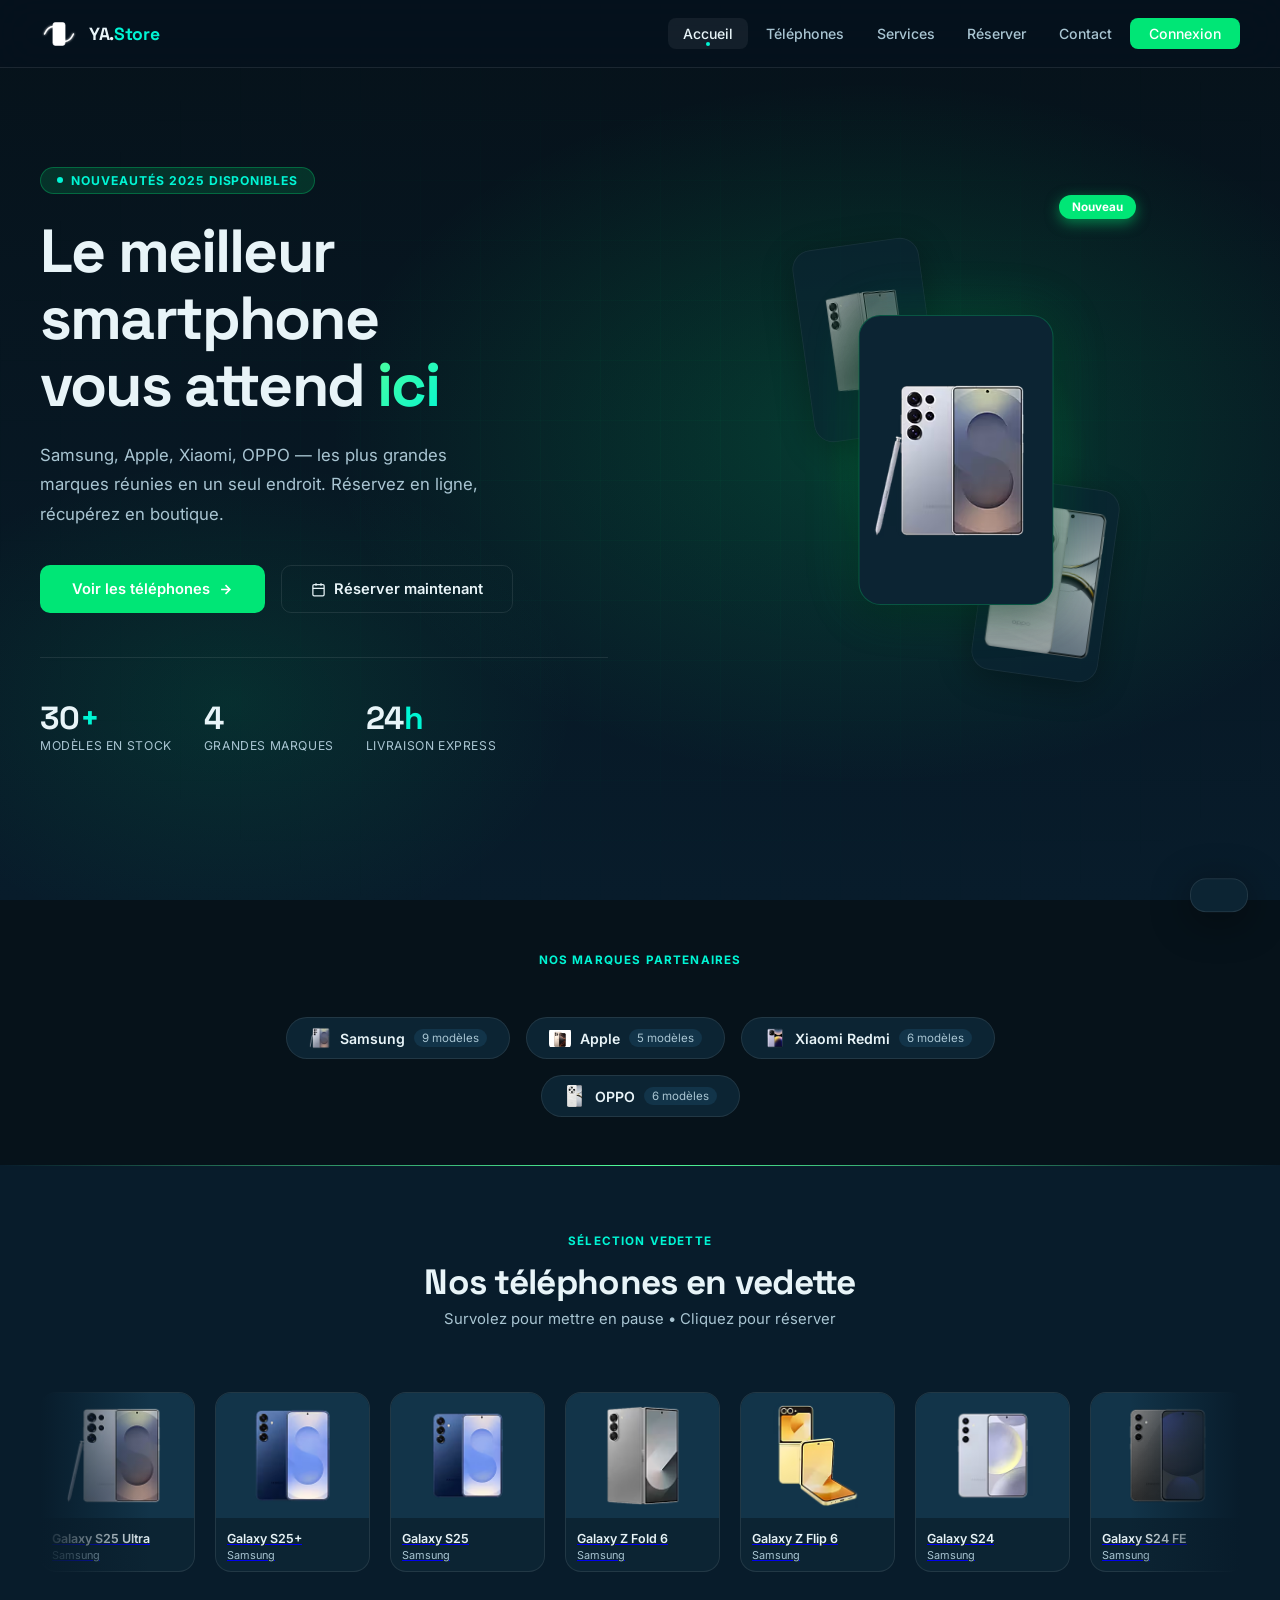
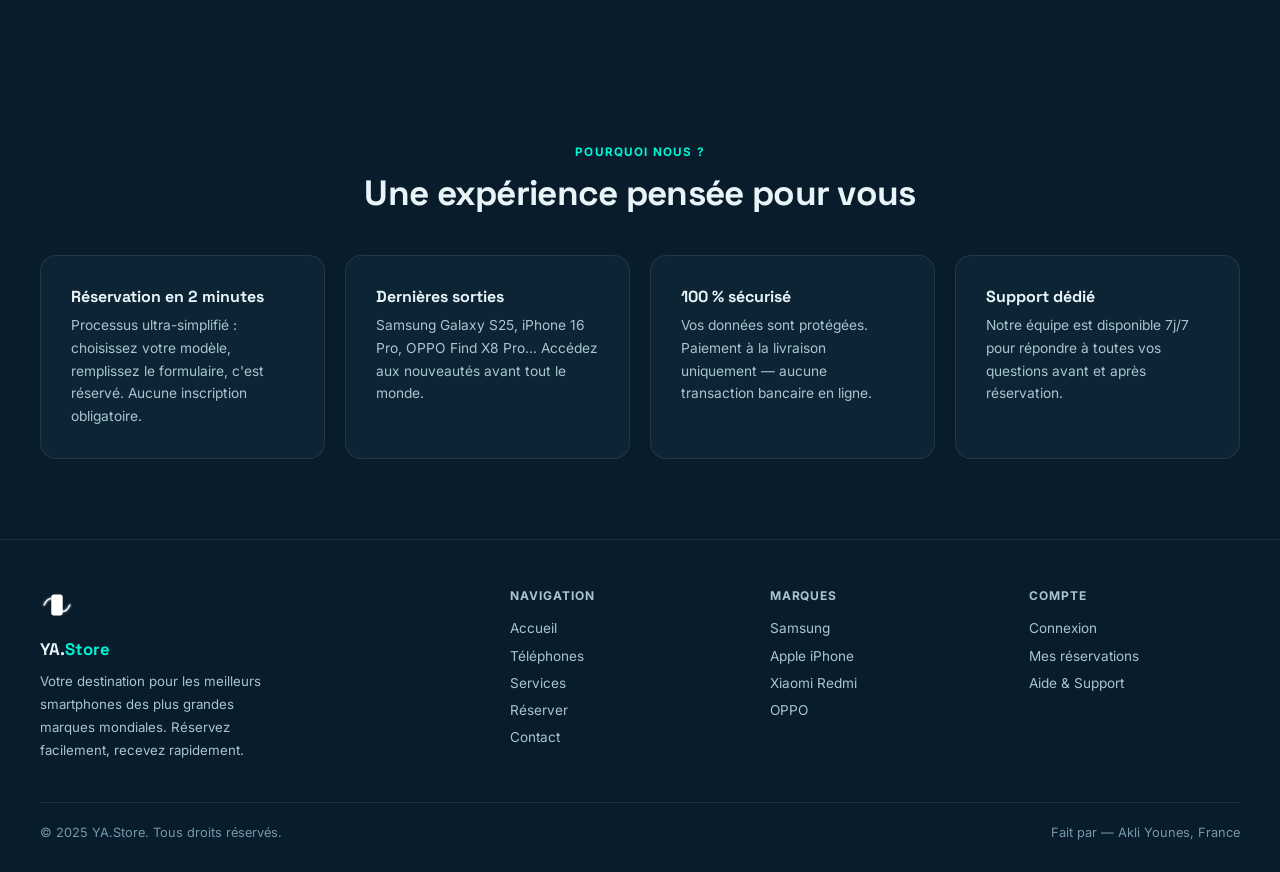
<file: index.html>
<!DOCTYPE html>
<html lang="fr">
<head>
  <meta charset="UTF-8">
  <meta name="viewport" content="width=device-width, initial-scale=1.0">
  <title>YA.Store — Smartphones Premium</title>
  <meta name="description" content="Réservez les meilleurs smartphones Samsung, iPhone, Xiaomi et OPPO. Livraison rapide, prix compétitifs.">
  <link rel="stylesheet" href="styles.css">
  <link rel="preconnect" href="https://fonts.googleapis.com">
  <link rel="preconnect" href="https://fonts.gstatic.com" crossorigin>
</head>
<body>

  <!-- ══ NAVBAR ══ -->
  <nav class="navbar" id="navbar">
    <a href="index.html" class="navbar-brand">
      <img src="logo.svg" alt="PhoneStore Logo">
      <span class="brand-name">YA.<span>Store</span></span>
    </a>

    <ul class="nav-links" id="navLinks">
      <li><a href="index.html" class="active">Accueil</a></li>
      <li><a href="telephones.html">Téléphones</a></li>
      <li><a href="services.html">Services</a></li>
      <li><a href="reservation.html">Réserver</a></li>
      <li><a href="contact.html">Contact</a></li>
      <li><a href="login.html" class="nav-cta">Connexion</a></li>
    </ul>

    <div class="nav-user" id="navUser" style="display:none">
      <span class="nav-user-badge" id="userBadge"></span>
      <a href="#" id="logoutBtn">Se déconnecter</a>
    </div>

    <div class="hamburger" id="hamburger" role="button" aria-label="Menu" tabindex="0">
      <span></span><span></span><span></span>
    </div>
  </nav>

  <!-- ══ HERO ══ -->
  <section class="hero">
    <div class="hero-bg"></div>
    <div class="hero-content">

      <div class="hero-text">
        <div class="hero-eyebrow">
          <span class="eyebrow-dot"></span>
          Nouveautés 2025 disponibles
        </div>
        <h1 class="hero-title">
          Le meilleur smartphone<br>
          vous attend <span class="accent">ici</span>
        </h1>
        <p class="hero-subtitle">
          Samsung, Apple, Xiaomi, OPPO — les plus grandes marques réunies en un seul endroit. Réservez en ligne, récupérez en boutique.
        </p>
        <div class="hero-actions">
          <a href="telephones.html" class="btn-primary">
            Voir les téléphones
            <svg width="15" height="15" viewBox="0 0 24 24" fill="none" stroke="currentColor" stroke-width="2.5"><path d="M5 12h14M12 5l7 7-7 7"/></svg>
          </a>
          <a href="reservation.html" class="btn-secondary">
            <svg width="15" height="15" viewBox="0 0 24 24" fill="none" stroke="currentColor" stroke-width="2"><rect x="3" y="4" width="18" height="18" rx="2"/><path d="M16 2v4M8 2v4M3 10h18"/></svg>
            Réserver maintenant
          </a>
        </div>
        <div class="hero-stats">
          <div class="hero-stat">
            <div class="hero-stat-num">30<span>+</span></div>
            <div class="hero-stat-label">Modèles en stock</div>
          </div>
          <div class="hero-stat">
            <div class="hero-stat-num">4</div>
            <div class="hero-stat-label">Grandes marques</div>
          </div>
          <div class="hero-stat">
            <div class="hero-stat-num">24<span>h</span></div>
            <div class="hero-stat-label">Livraison express</div>
          </div>
        </div>
      </div>

      <div class="hero-visual">
        <div class="hero-glow"></div>
        <div class="hero-phone-stage">
          <div class="hero-badge"> Nouveau</div>
          <div class="hero-phone-card side-1">
            <img src="phones/samsung-z-fold6.avif" alt="Samsung Z Fold6">
          </div>
          <div class="hero-phone-card main">
            <img src="phones/samsung s25 ultra.avif" alt="Samsung Galaxy S25 Ultra">
          </div>
          <div class="hero-phone-card side-2">
            <img src="phones/OPPO Find X8 Pro.png" alt="OPPO Find X8 Pro">
          </div>
        </div>
      </div>

    </div>
  </section>

  <!-- ══ BRANDS ══ -->
  <section class="brands-section">
    <div class="section-header reveal">
      <p class="section-eyebrow">Nos marques partenaires</p>
    </div>
    <div class="brands-grid">
      <a href="telephones.html#samsung" class="brand-pill reveal">
        <img class="brand-pill-img" src="phones/samsung s25 ultra.avif" alt="Samsung">
        <span class="brand-pill-name">Samsung</span>
        <span class="brand-pill-count">9 modèles</span>
      </a>
      <a href="telephones.html#apple" class="brand-pill reveal">
        <img class="brand-pill-img" src="phones/iphone16pro.jpeg" alt="Apple">
        <span class="brand-pill-name">Apple</span>
        <span class="brand-pill-count">5 modèles</span>
      </a>
      <a href="telephones.html#xiaomi" class="brand-pill reveal">
        <img class="brand-pill-img" src="phones/redmi note14 pro 5g.webp" alt="Xiaomi">
        <span class="brand-pill-name">Xiaomi Redmi</span>
        <span class="brand-pill-count">6 modèles</span>
      </a>
      <a href="telephones.html#oppo" class="brand-pill reveal">
        <img class="brand-pill-img" src="phones/OPPO Find X8 Pro.png" alt="OPPO">
        <span class="brand-pill-name">OPPO</span>
        <span class="brand-pill-count">6 modèles</span>
      </a>
    </div>
  </section>

  <!-- ══ CAROUSEL ══ -->
  <section class="carousel-section">
    <div class="section-header reveal">
      <p class="section-eyebrow">Sélection vedette</p>
      <h2 class="section-title">Nos téléphones en vedette</h2>
      <p class="section-subtitle">Survolez pour mettre en pause • Cliquez pour réserver</p>
    </div>
    <div class="marquee-wrapper">
      <div class="marquee-track" id="marqueeTrack"></div>
    </div>
  </section>

  <!-- ══ FEATURES ══ -->
  <section class="features-section">
    <div class="section-header reveal">
      <p class="section-eyebrow">Pourquoi nous ?</p>
      <h2 class="section-title">Une expérience pensée pour vous</h2>
    </div>
    <div class="features-grid">
      <div class="feature-card reveal">

        <h3 class="feature-title">Réservation en 2 minutes</h3>
        <p class="feature-desc">Processus ultra-simplifié : choisissez votre modèle, remplissez le formulaire, c'est réservé. Aucune inscription obligatoire.</p>
      </div>
      <div class="feature-card reveal">

        <h3 class="feature-title">Dernières sorties</h3>
        <p class="feature-desc">Samsung Galaxy S25, iPhone 16 Pro, OPPO Find X8 Pro… Accédez aux nouveautés avant tout le monde.</p>
      </div>
      <div class="feature-card reveal">

        <h3 class="feature-title">100 % sécurisé</h3>
        <p class="feature-desc">Vos données sont protégées. Paiement à la livraison uniquement — aucune transaction bancaire en ligne.</p>
      </div>
      <div class="feature-card reveal">

        <h3 class="feature-title">Support dédié</h3>
        <p class="feature-desc">Notre équipe est disponible 7j/7 pour répondre à toutes vos questions avant et après réservation.</p>
      </div>
    </div>
  </section>

  <!-- ══ FOOTER ══ -->
  <footer>
    <div class="footer-grid">
      <div>
        <img src="logo.svg" alt="Logo" class="footer-brand-logo">
        <div class="footer-brand-name">YA.<span>Store</span></div>
        <p class="footer-desc">Votre destination pour les meilleurs smartphones des plus grandes marques mondiales. Réservez facilement, recevez rapidement.</p>
      </div>
      <div>
        <p class="footer-col-title">Navigation</p>
        <ul class="footer-links">
          <li><a href="index.html">Accueil</a></li>
          <li><a href="telephones.html">Téléphones</a></li>
          <li><a href="services.html">Services</a></li>
      <li><a href="reservation.html">Réserver</a></li>
          <li><a href="contact.html">Contact</a></li>
        </ul>
      </div>
      <div>
        <p class="footer-col-title">Marques</p>
        <ul class="footer-links">
          <li><a href="telephones.html#samsung">Samsung</a></li>
          <li><a href="telephones.html#apple">Apple iPhone</a></li>
          <li><a href="telephones.html#xiaomi">Xiaomi Redmi</a></li>
          <li><a href="telephones.html#oppo">OPPO</a></li>
        </ul>
      </div>
      <div>
        <p class="footer-col-title">Compte</p>
        <ul class="footer-links">
          <li><a href="login.html">Connexion</a></li>
          <li><a href="reservation.html">Mes réservations</a></li>
          <li><a href="contact.html">Aide & Support</a></li>
        </ul>
      </div>
    </div>
    <div class="footer-bottom">
      <span>© 2025 YA.Store. Tous droits réservés.</span>
      <span>Fait par — Akli Younes, France</span>
    </div>
  </footer>

  <div class="toast" id="toast"><span id="toastIcon"></span><span id="toastMsg"></span></div>
  <script src="script.js" defer></script>
</body>
</html>
</file>
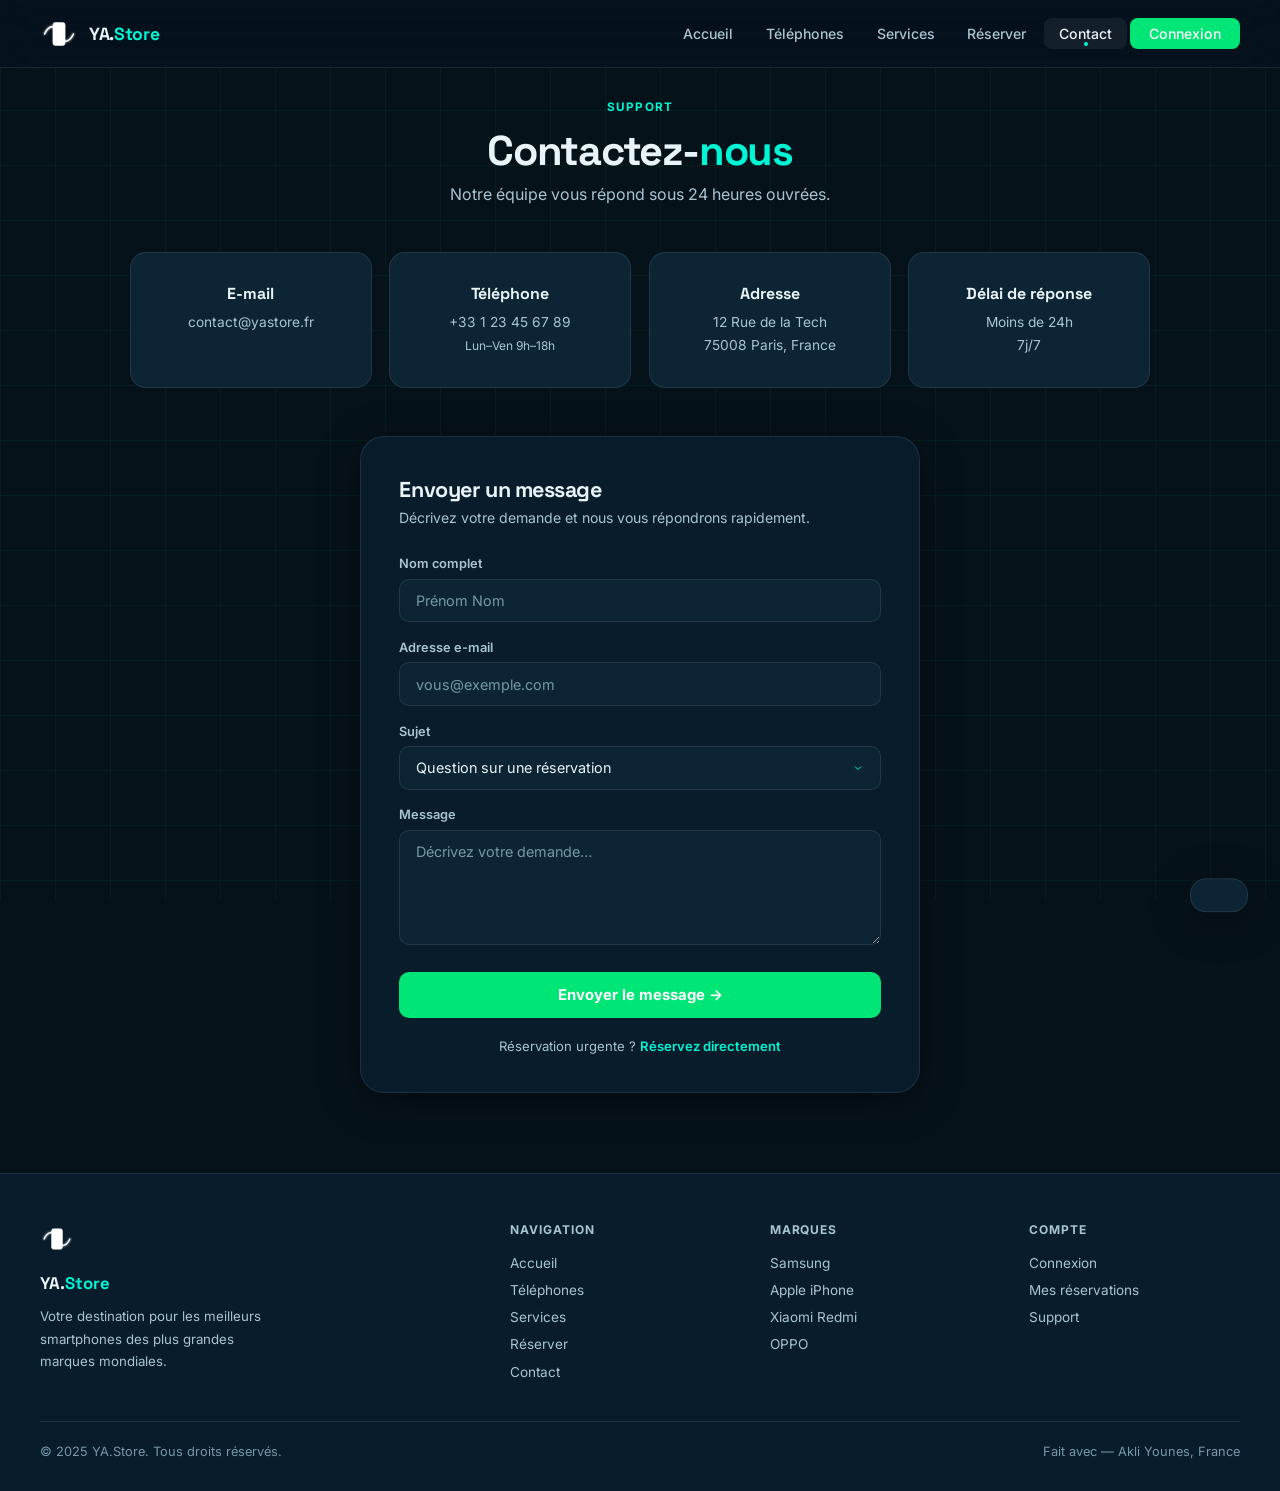
<file: contact.html>
<!DOCTYPE html>
<html lang="fr">
<head>
  <meta charset="UTF-8" />
  <meta name="viewport" content="width=device-width, initial-scale=1.0"/>
  <title>Contact — YA.Store</title>
  <link rel="stylesheet" href="styles.css">
  <link rel="preconnect" href="https://fonts.googleapis.com">
  <link rel="preconnect" href="https://fonts.gstatic.com" crossorigin>
</head>
<body>

  <!-- ══ NAVBAR ══ -->
  <nav class="navbar" id="navbar">
    <a href="index.html" class="navbar-brand">
      <img src="logo.svg" alt="PhoneStore Logo">
      <span class="brand-name">YA.<span>Store</span></span>
    </a>
    <ul class="nav-links" id="navLinks">
      <li><a href="index.html">Accueil</a></li>
      <li><a href="telephones.html">Téléphones</a></li>
      <li><a href="services.html">Services</a></li>
      <li><a href="reservation.html">Réserver</a></li>
      <li><a href="contact.html" class="active">Contact</a></li>
      <li><a href="login.html" class="nav-cta">Connexion</a></li>
    </ul>
    <div class="nav-user" id="navUser" style="display:none">
      <span class="nav-user-badge" id="userBadge"></span>
      <a href="#" id="logoutBtn">Se déconnecter</a>
    </div>
    <div class="hamburger" id="hamburger" role="button" aria-label="Menu" tabindex="0">
      <span></span><span></span><span></span>
    </div>
  </nav>

  <!-- ══ CONTACT PAGE ══ -->
  <main style="padding:95px 2.5rem 5rem;max-width:1100px;margin:0 auto;position:relative;z-index:1;">

    <div style="text-align:center;margin-bottom:3rem;" class="reveal">
      <p class="section-eyebrow">Support</p>
      <h1 class="page-title">Contactez-<span class="accent">nous</span></h1>
      <p class="page-subtitle">Notre équipe vous répond sous 24 heures ouvrées.</p>
    </div>

    <!-- Info cards -->
    <div style="display:grid;grid-template-columns:repeat(auto-fit,minmax(200px,1fr));gap:1.1rem;margin-bottom:3rem;">
         <div class="feature-card reveal" style="text-align:center;">
        <h3 class="feature-title">E-mail</h3>
        <p class="feature-desc">contact@yastore.fr</p>
      </div>
      <div class="feature-card reveal" style="text-align:center;">
        <h3 class="feature-title">Téléphone</h3>
        <p class="feature-desc">+33 1 23 45 67 89<br><span style="font-size:0.75rem;">Lun–Ven 9h–18h</span></p>
      </div>
      <div class="feature-card reveal" style="text-align:center;">
        <h3 class="feature-title">Adresse</h3>
        <p class="feature-desc">12 Rue de la Tech<br>75008 Paris, France</p>
      </div>
      <div class="feature-card reveal" style="text-align:center;">
        <h3 class="feature-title">Délai de réponse</h3>
        <p class="feature-desc">Moins de 24h<br>7j/7</p>
      </div>
    </div>

    <!-- Contact form -->
    <div style="max-width:560px;margin:0 auto;" class="reveal">
      <div class="form-container" style="max-width:100%;">
        <h2 class="form-title" style="font-size:1.35rem;">Envoyer un message</h2>
        <p class="form-subtitle">Décrivez votre demande et nous vous répondrons rapidement.</p>

        <form id="contact-form">
          <div class="form-group">
            <label class="form-label" for="nom">Nom complet</label>
            <input class="form-input" type="text" id="nom" name="nom" placeholder="Prénom Nom" required autocomplete="name">
          </div>
          <div class="form-group">
            <label class="form-label" for="email">Adresse e-mail</label>
            <input class="form-input" type="email" id="email" name="email" placeholder="vous@exemple.com" required autocomplete="email">
          </div>
          <div class="form-group">
            <label class="form-label" for="sujet">Sujet</label>
            <select class="form-select" id="sujet" name="sujet">
              <option value="reservation">Question sur une réservation</option>
              <option value="produit">Information produit</option>
              <option value="livraison">Livraison & délais</option>
              <option value="retour">Retour & remboursement</option>
              <option value="autre">Autre</option>
            </select>
          </div>
          <div class="form-group">
            <label class="form-label" for="message">Message</label>
            <textarea class="form-input" id="message" name="message" placeholder="Décrivez votre demande…" required></textarea>
          </div>
          <button type="submit" class="btn-form">Envoyer le message →</button>
        </form>

        <p class="form-extra" style="margin-top:1.25rem;">
          Réservation urgente ? <a href="reservation.html" class="form-link">Réservez directement</a>
        </p>
      </div>
    </div>

  </main>

  <!-- ══ FOOTER ══ -->
  <footer>
    <div class="footer-grid">
      <div>
        <img src="logo.svg" alt="Logo" class="footer-brand-logo">
        <div class="footer-brand-name">YA.<span>Store</span></div>
        <p class="footer-desc">Votre destination pour les meilleurs smartphones des plus grandes marques mondiales.</p>
      </div>
      <div>
        <p class="footer-col-title">Navigation</p>
        <ul class="footer-links">
          <li><a href="index.html">Accueil</a></li>
          <li><a href="telephones.html">Téléphones</a></li>
          <li><a href="services.html">Services</a></li>
      <li><a href="reservation.html">Réserver</a></li>
          <li><a href="contact.html">Contact</a></li>
        </ul>
      </div>
      <div>
        <p class="footer-col-title">Marques</p>
        <ul class="footer-links">
          <li><a href="telephones.html#samsung">Samsung</a></li>
          <li><a href="telephones.html#apple">Apple iPhone</a></li>
          <li><a href="telephones.html#xiaomi">Xiaomi Redmi</a></li>
          <li><a href="telephones.html#oppo">OPPO</a></li>
        </ul>
      </div>
      <div>
        <p class="footer-col-title">Compte</p>
        <ul class="footer-links">
          <li><a href="login.html">Connexion</a></li>
          <li><a href="reservation.html">Mes réservations</a></li>
          <li><a href="contact.html">Support</a></li>
        </ul>
      </div>
    </div>
    <div class="footer-bottom">
      <span>© 2025 YA.Store. Tous droits réservés.</span>
      <span>Fait avec — Akli Younes, France</span>
    </div>
  </footer>

  <div class="toast" id="toast"><span id="toastIcon"></span><span id="toastMsg"></span></div>
  <script src="script.js" defer></script>
</body>
</html>
</file>
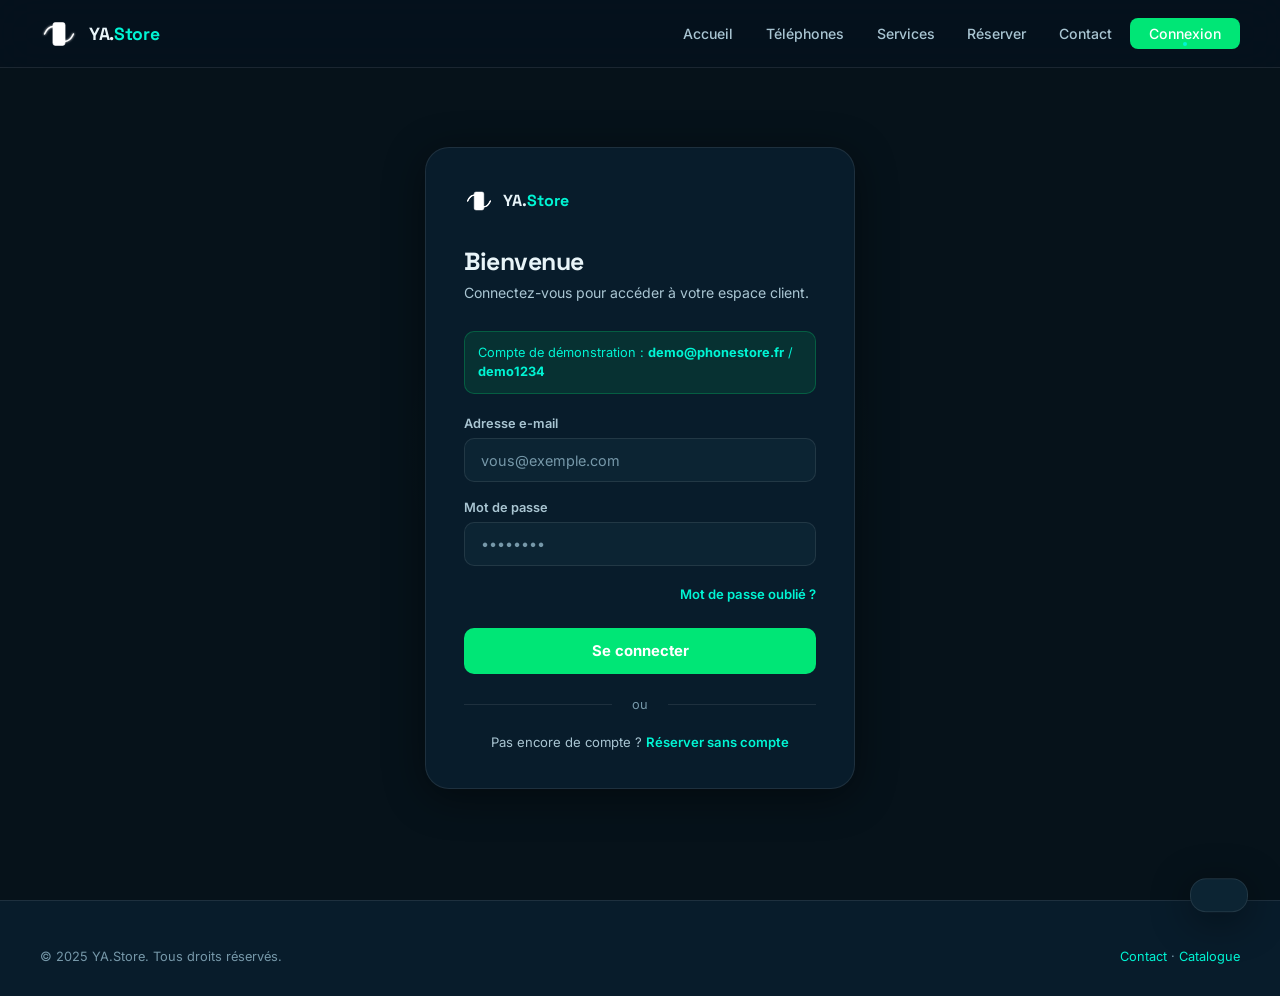
<file: login.html>
<!DOCTYPE html>
<html lang="fr">
<head>
  <meta charset="UTF-8" />
  <meta name="viewport" content="width=device-width, initial-scale=1.0"/>
  <title>Connexion — YA.Store</title>
  <link rel="stylesheet" href="styles.css">
  <link rel="preconnect" href="https://fonts.googleapis.com">
  <link rel="preconnect" href="https://fonts.gstatic.com" crossorigin>
</head>
<body>

  <!-- ══ NAVBAR ══ -->
  <nav class="navbar" id="navbar">
    <a href="index.html" class="navbar-brand">
      <img src="logo.svg" alt="PhoneStore Logo">
      <span class="brand-name">YA.<span>Store</span></span>
    </a>
    <ul class="nav-links" id="navLinks">
      <li><a href="index.html">Accueil</a></li>
      <li><a href="telephones.html">Téléphones</a></li>
      <li><a href="services.html">Services</a></li>
      <li><a href="reservation.html">Réserver</a></li>
      <li><a href="contact.html">Contact</a></li>
      <li><a href="login.html" class="nav-cta active">Connexion</a></li>
    </ul>
    <div class="hamburger" id="hamburger" role="button" aria-label="Menu" tabindex="0">
      <span></span><span></span><span></span>
    </div>
  </nav>

  <!-- ══ FORM ══ -->
  <main class="form-page">
    <div class="form-container">

      <div class="form-logo">
        <img src="logo.svg" alt="Logo">
        <span class="form-logo-name">YA.<span>Store</span></span>
      </div>

      <h1 class="form-title">Bienvenue </h1>
      <p class="form-subtitle">Connectez-vous pour accéder à votre espace client.</p>

      <div class="form-notice">
        <span>Compte de démonstration : <strong>demo@phonestore.fr</strong> / <strong>demo1234</strong></span>
      </div>

      <form id="login-form">
        <div class="form-group">
          <label class="form-label" for="email">Adresse e-mail</label>
          <input
            class="form-input"
            type="email"
            id="email"
            name="email"
            placeholder="vous@exemple.com"
            required
            autocomplete="email"
          >
        </div>

        <div class="form-group">
          <label class="form-label" for="password">Mot de passe</label>
          <input
            class="form-input"
            type="password"
            id="password"
            name="password"
            placeholder="••••••••"
            required
            autocomplete="current-password"
          >
        </div>

        <div style="text-align:right;margin-bottom:1.2rem;">
          <a href="#" class="form-link" style="font-size:0.82rem;">Mot de passe oublié ?</a>
        </div>

        <button type="submit" class="btn-form">Se connecter</button>
      </form>

      <div class="form-divider">ou</div>

      <p class="form-extra">
        Pas encore de compte ?
        <a href="reservation.html" class="form-link">Réserver sans compte</a>
      </p>

    </div>
  </main>

  <!-- ══ FOOTER ══ -->
  <footer>
    <div class="footer-bottom" style="max-width:1200px;margin:0 auto;padding-top:0;border-top:none;">
      <span>© 2025 YA.Store. Tous droits réservés.</span>
      <span><a href="contact.html">Contact</a> · <a href="telephones.html">Catalogue</a></span>
    </div>
  </footer>

  <div class="toast" id="toast"><span id="toastIcon"></span><span id="toastMsg"></span></div>
  <script src="script.js" defer></script>
</body>
</html>
</file>
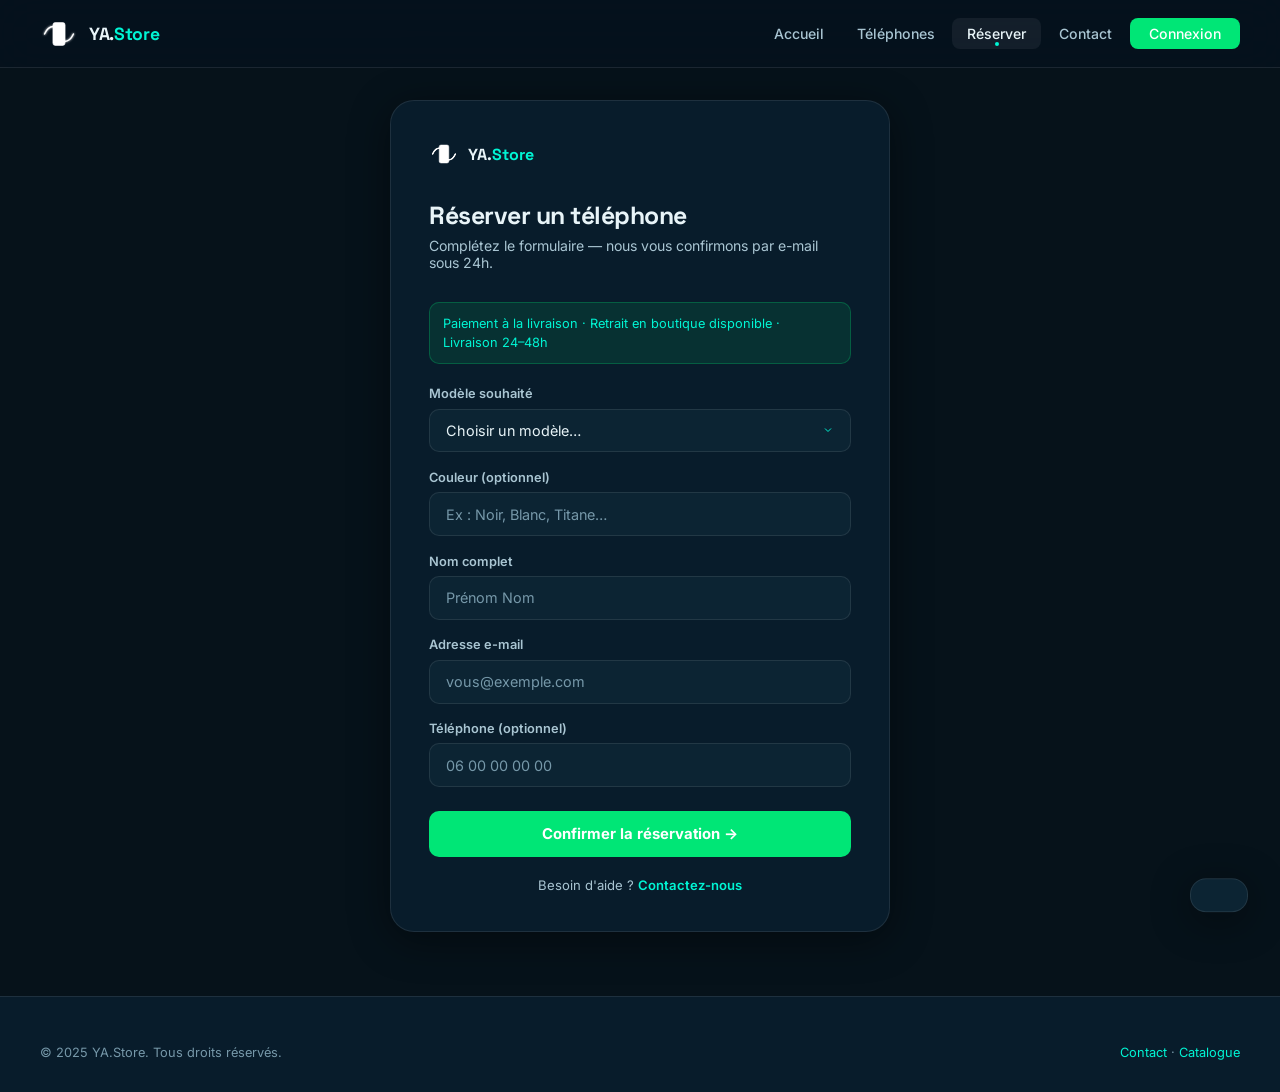
<file: reservation.html>
<!DOCTYPE html>
<html lang="fr">
<head>
  <meta charset="UTF-8" />
  <meta name="viewport" content="width=device-width, initial-scale=1.0"/>
  <title>Réserver — YA.Store</title>
  <link rel="stylesheet" href="styles.css">
  <link rel="preconnect" href="https://fonts.googleapis.com">
  <link rel="preconnect" href="https://fonts.gstatic.com" crossorigin>
</head>
<body>

  <!-- ══ NAVBAR ══ -->
  <nav class="navbar" id="navbar">
    <a href="index.html" class="navbar-brand">
      <img src="logo.svg" alt="PhoneStore Logo">
      <span class="brand-name">YA.<span>Store</span></span>
    </a>
    <ul class="nav-links" id="navLinks">
      <li><a href="index.html">Accueil</a></li>
      <li><a href="telephones.html">Téléphones</a></li>
      <li><a href="reservation.html" class="active">Réserver</a></li>
      <li><a href="contact.html">Contact</a></li>
      <li><a href="login.html" class="nav-cta">Connexion</a></li>
    </ul>
    <div class="nav-user" id="navUser" style="display:none">
      <span class="nav-user-badge" id="userBadge"></span>
      <a href="#" id="logoutBtn">Se déconnecter</a>
    </div>
    <div class="hamburger" id="hamburger" role="button" aria-label="Menu" tabindex="0">
      <span></span><span></span><span></span>
    </div>
  </nav>

  <!-- ══ FORM ══ -->
  <main class="form-page">
    <div class="form-container" style="max-width:500px;">

      <div class="form-logo">
        <img src="logo.svg" alt="Logo">
        <span class="form-logo-name">YA.<span>Store</span></span>
      </div>

      <h1 class="form-title">Réserver un téléphone</h1>
      <p class="form-subtitle">Complétez le formulaire — nous vous confirmons par e-mail sous 24h.</p>

      <div class="form-notice">
        <span>Paiement à la livraison · Retrait en boutique disponible · Livraison 24–48h</span>
      </div>

      <form id="reservation-form">

        <div class="form-group">
          <label class="form-label" for="modele">Modèle souhaité</label>
          <select class="form-select" id="modele" name="modele" required>
            <option value="" disabled selected>Choisir un modèle…</option>
            <optgroup label="Samsung Galaxy">
              <option value="Samsung Galaxy S25 Ultra">Samsung Galaxy S25 Ultra</option>
              <option value="Samsung Galaxy S25+">Samsung Galaxy S25+</option>
              <option value="Samsung Galaxy S25">Samsung Galaxy S25</option>
              <option value="Samsung Galaxy Z Fold6">Samsung Galaxy Z Fold 6</option>
              <option value="Samsung Galaxy Z Flip6">Samsung Galaxy Z Flip 6</option>
              <option value="Samsung Galaxy S24">Samsung Galaxy S24</option>
              <option value="Samsung Galaxy S24 FE">Samsung Galaxy S24 FE</option>
              <option value="Samsung Galaxy A56 5G">Samsung Galaxy A56 5G</option>
              <option value="Samsung Galaxy A36">Samsung Galaxy A36</option>
            </optgroup>
            <optgroup label="Apple iPhone">
              <option value="iPhone 16 Pro">iPhone 16 Pro</option>
              <option value="iPhone 16 Pro Max">iPhone 16 Pro Max</option>
              <option value="iPhone 16">iPhone 16</option>
              <option value="iPhone 16 Plus">iPhone 16 Plus</option>
              <option value="iPhone 16e">iPhone 16e</option>
              <option value="iPhone 15">iPhone 15</option>
              <option value="iPhone 14">iPhone 14</option>
            </optgroup>
            <optgroup label="Xiaomi Redmi">
              <option value="Redmi Note 14 Pro 5G">Redmi Note 14 Pro 5G</option>
              <option value="Redmi Note 14">Redmi Note 14</option>
              <option value="Redmi 14C">Redmi 14C</option>
              <option value="Redmi 13C">Redmi 13C</option>
              <option value="Redmi A3">Redmi A3</option>
              <option value="Redmi A5">Redmi A5</option>
            </optgroup>
            <optgroup label="OPPO">
              <option value="OPPO Find X8 Pro">OPPO Find X8 Pro</option>
              <option value="OPPO Reno 13F">OPPO Reno 13F</option>
              <option value="OPPO Find X3 Pro">OPPO Find X3 Pro</option>
              <option value="OPPO Find X3 Neo">OPPO Find X3 Neo</option>
              <option value="OPPO Find X3 Lite">OPPO Find X3 Lite</option>
              <option value="OPPO A40">OPPO A40</option>
            </optgroup>
          </select>
        </div>

        <div class="form-group">
          <label class="form-label" for="couleur">Couleur (optionnel)</label>
          <input class="form-input" type="text" id="couleur" name="couleur" placeholder="Ex : Noir, Blanc, Titane…">
        </div>

        <div class="form-group">
          <label class="form-label" for="nom">Nom complet</label>
          <input class="form-input" type="text" id="nom" name="nom" placeholder="Prénom Nom" required autocomplete="name">
        </div>

        <div class="form-group">
          <label class="form-label" for="email">Adresse e-mail</label>
          <input class="form-input" type="email" id="email" name="email" placeholder="vous@exemple.com" required autocomplete="email">
        </div>

        <div class="form-group">
          <label class="form-label" for="telephone">Téléphone (optionnel)</label>
          <input class="form-input" type="tel" id="telephone" name="telephone" placeholder="06 00 00 00 00" autocomplete="tel">
        </div>

        <button type="submit" class="btn-form">
          Confirmer la réservation →
        </button>
      </form>

      <p class="form-extra" style="margin-top:1.25rem;">
        Besoin d'aide ? <a href="contact.html" class="form-link">Contactez-nous</a>
      </p>

    </div>
  </main>

  <!-- ══ FOOTER ══ -->
  <footer>
    <div class="footer-bottom" style="max-width:1200px;margin:0 auto;padding-top:0;border-top:none;">
      <span>© 2025 YA.Store. Tous droits réservés.</span>
      <span><a href="contact.html">Contact</a> · <a href="telephones.html">Catalogue</a></span>
    </div>
  </footer>

  <div class="toast" id="toast"><span id="toastIcon"></span><span id="toastMsg"></span></div>
  <script src="script.js" defer></script>
</body>
</html>
</file>
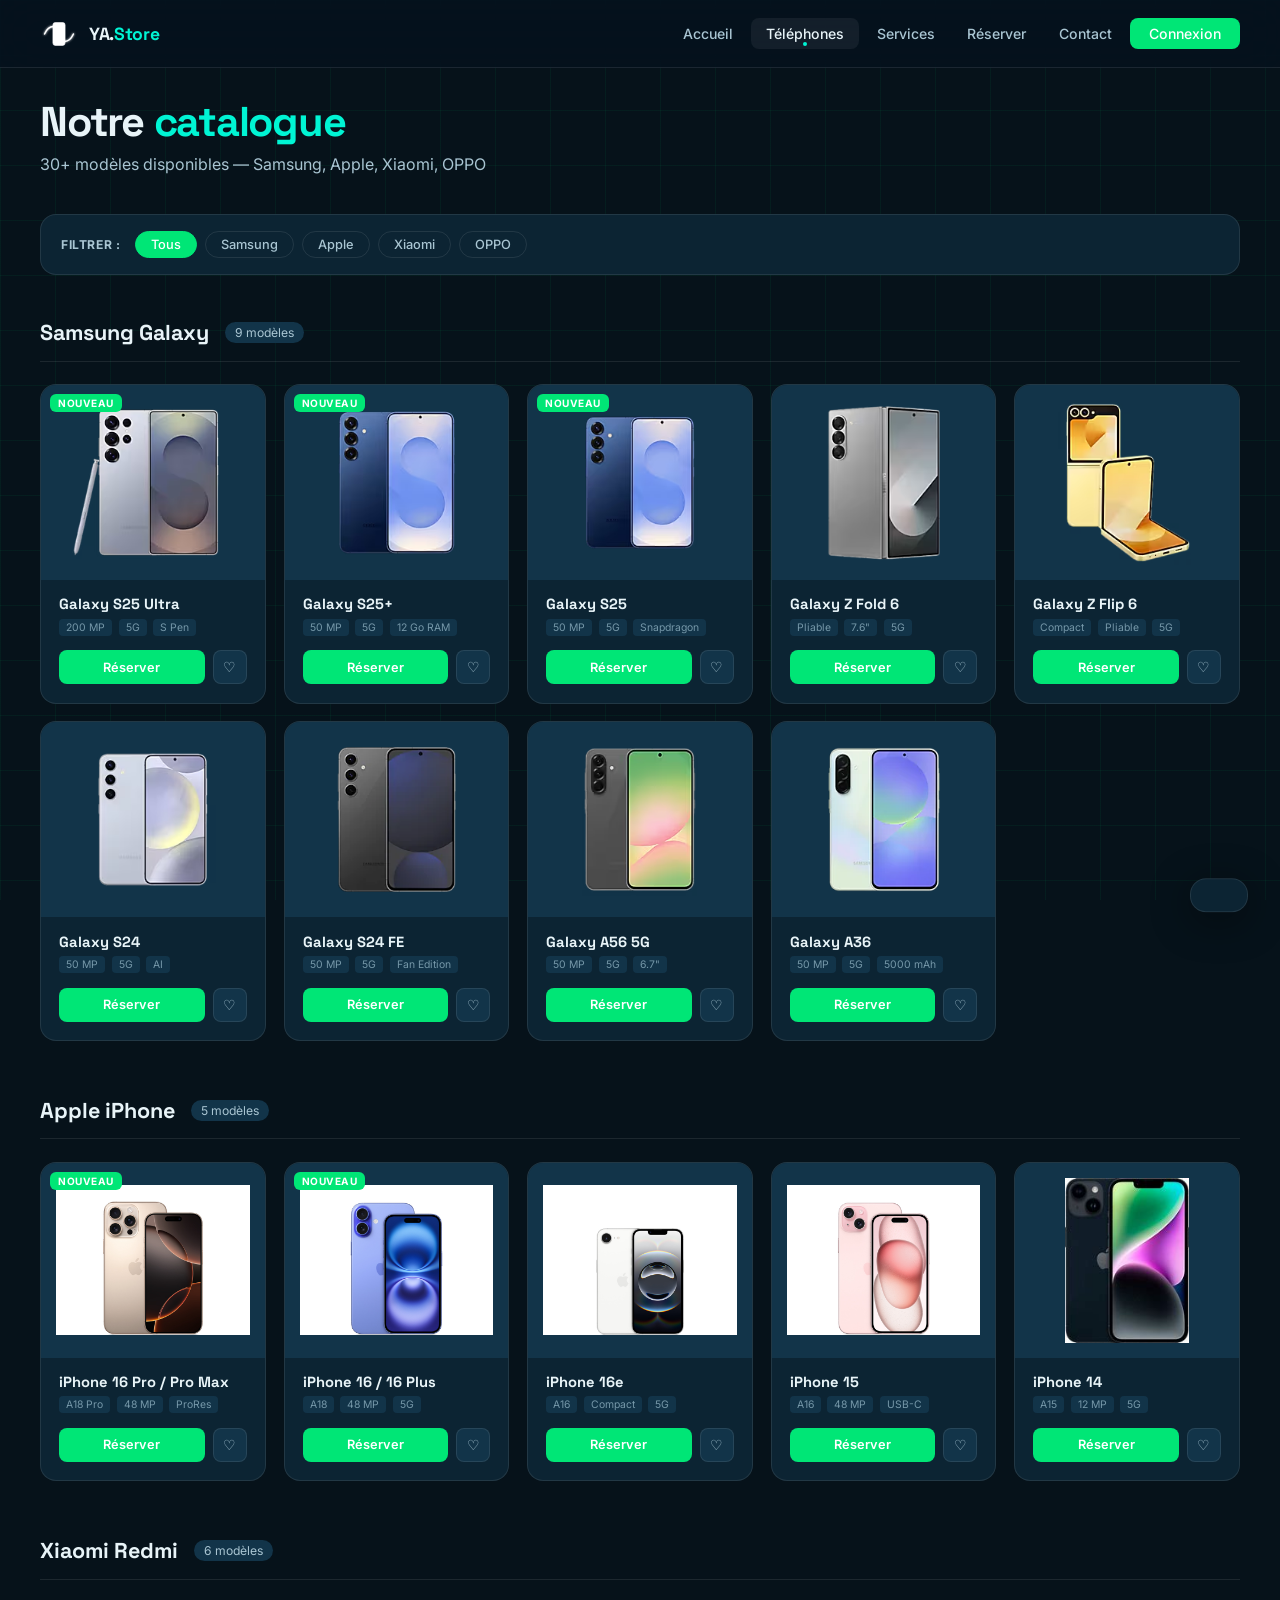
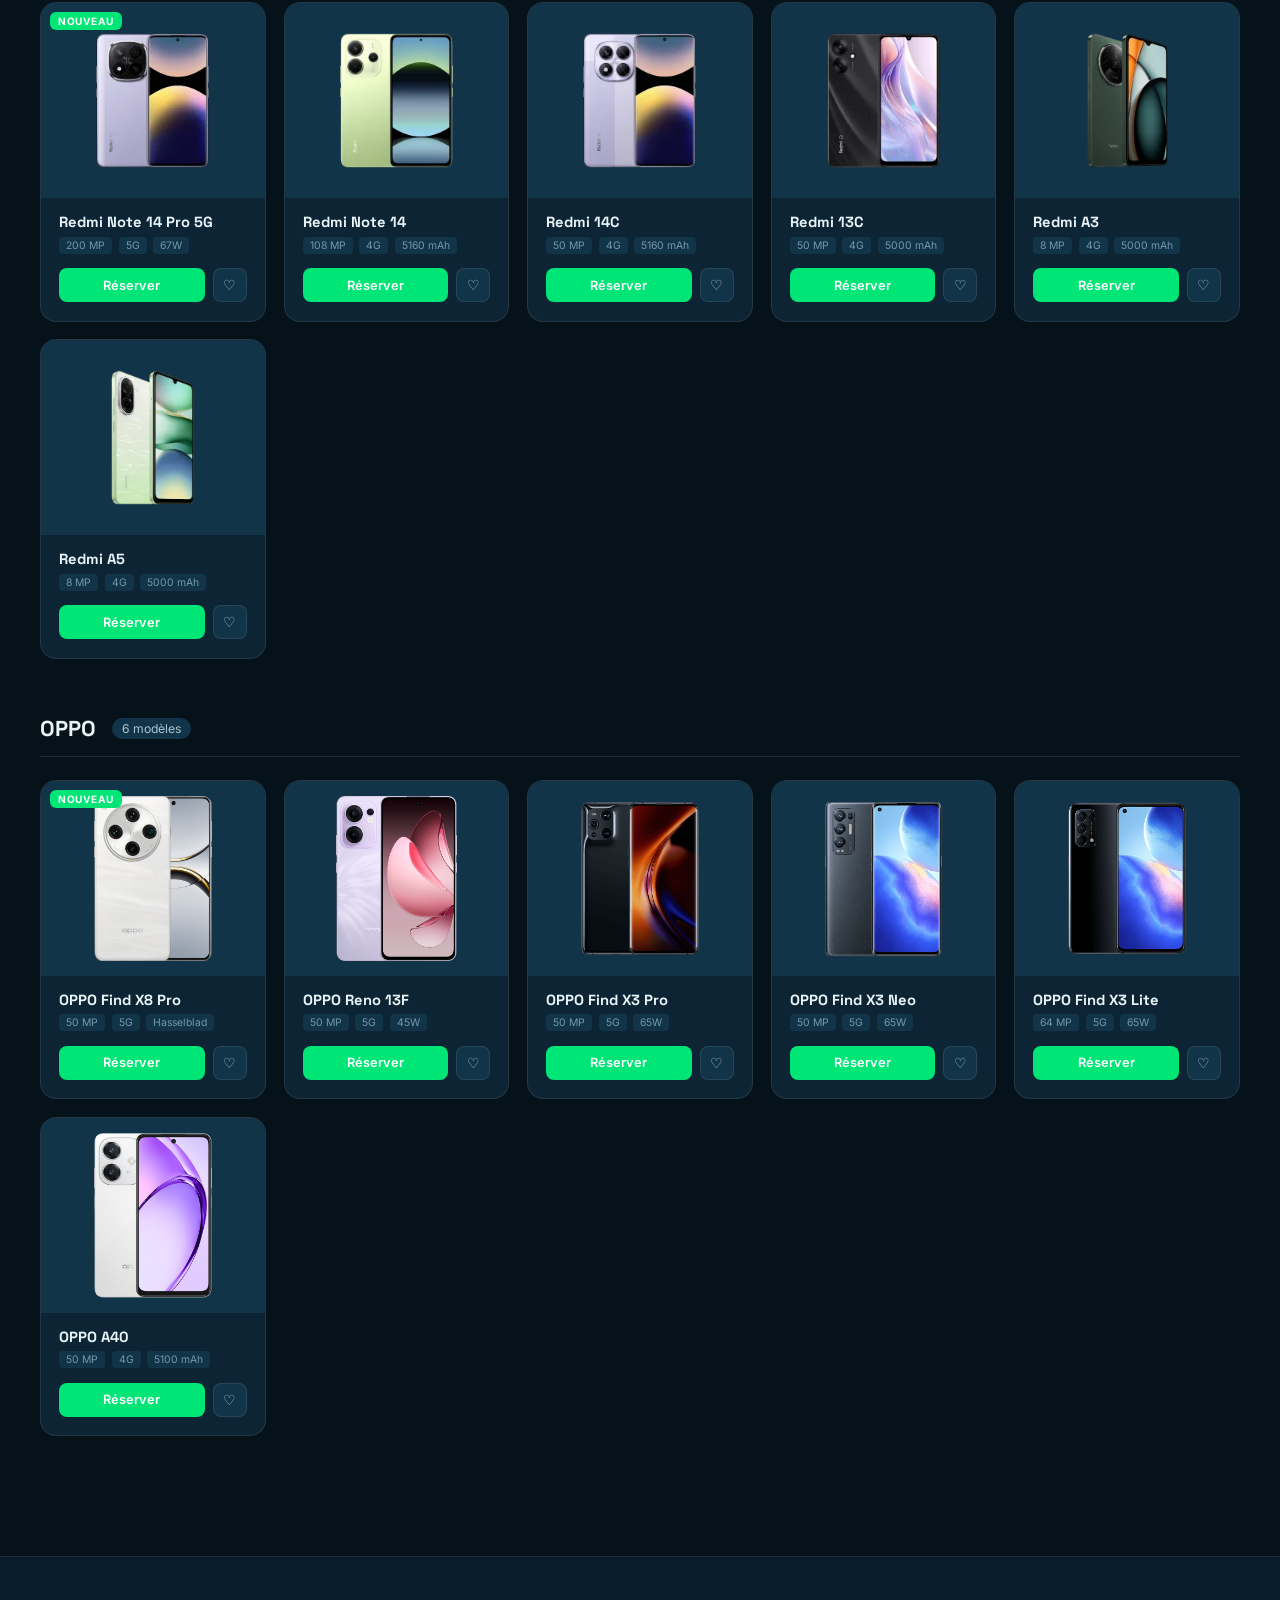
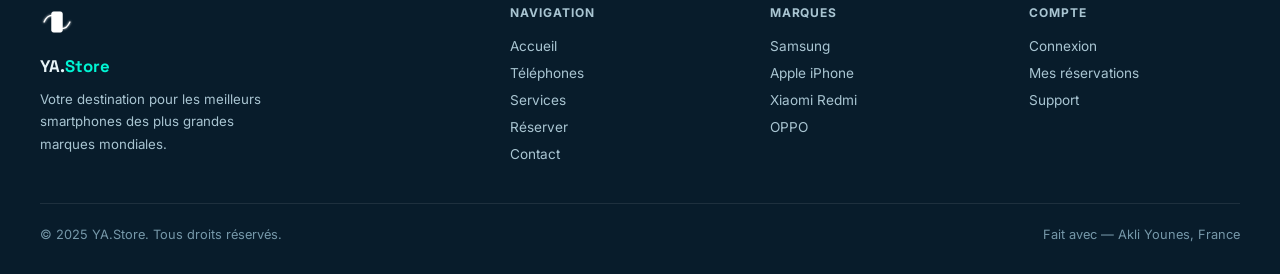
<file: telephones.html>
<!DOCTYPE html>
<html lang="fr">
<head>
  <meta charset="UTF-8" />
  <meta name="viewport" content="width=device-width, initial-scale=1.0"/>
  <title>Nos Téléphones — YA.Store</title>
  <meta name="description" content="Découvrez notre catalogue complet : Samsung Galaxy, iPhone, Xiaomi Redmi, OPPO.">
  <link rel="stylesheet" href="styles.css">
  <link rel="preconnect" href="https://fonts.googleapis.com">
  <link rel="preconnect" href="https://fonts.gstatic.com" crossorigin>
</head>
<body>

  <!-- ══ NAVBAR ══ -->
  <nav class="navbar" id="navbar">
    <a href="index.html" class="navbar-brand">
      <img src="logo.svg" alt="PhoneStore Logo">
      <span class="brand-name">YA.<span>Store</span></span>
    </a>
    <ul class="nav-links" id="navLinks">
      <li><a href="index.html">Accueil</a></li>
      <li><a href="telephones.html" class="active">Téléphones</a></li>
      <li><a href="services.html">Services</a></li>
      <li><a href="reservation.html">Réserver</a></li>
      <li><a href="contact.html">Contact</a></li>
      <li><a href="login.html" class="nav-cta">Connexion</a></li>
    </ul>
    <div class="nav-user" id="navUser" style="display:none">
      <span class="nav-user-badge" id="userBadge"></span>
      <a href="#" id="logoutBtn">Se déconnecter</a>
    </div>
    <div class="hamburger" id="hamburger" role="button" aria-label="Menu" tabindex="0">
      <span></span><span></span><span></span>
    </div>
  </nav>

  <!-- ══ MAIN ══ -->
  <main class="phones-page">

    <div class="phones-page-header">
      <h1 class="page-title">Notre <span class="accent">catalogue</span></h1>
      <p class="page-subtitle">30+ modèles disponibles — Samsung, Apple, Xiaomi, OPPO</p>
    </div>

    <!-- Filter bar -->
    <div class="filter-bar">
      <span class="filter-label">Filtrer :</span>
      <button class="filter-btn active" data-filter="all">Tous</button>
      <button class="filter-btn" data-filter="samsung">Samsung</button>
      <button class="filter-btn" data-filter="apple">Apple</button>
      <button class="filter-btn" data-filter="xiaomi">Xiaomi</button>
      <button class="filter-btn" data-filter="oppo">OPPO</button>
    </div>

    <!-- ─── SAMSUNG ─── -->
    <div class="brand-section" id="samsung" data-brand="samsung">
      <div class="brand-section-header">
        <h2 class="brand-section-title">Samsung Galaxy</h2>
        <span class="brand-section-count">9 modèles</span>
      </div>
      <div class="phone-list phones-grid">

        <div class="phone-card" data-brand="samsung">
          <div class="phone-card-img">
            <span class="phone-card-badge">Nouveau</span>
            <img src="phones/samsung s25 ultra.avif" alt="Samsung Galaxy S25 Ultra" loading="lazy">
          </div>
          <div class="phone-card-body">
            <div class="phone-card-name">Galaxy S25 Ultra</div>
            <div class="phone-card-specs">
              <span class="spec-tag">200 MP</span>
              <span class="spec-tag">5G</span>
              <span class="spec-tag">S Pen</span>
            </div>
            <div class="phone-card-action">
              <a href="reservation.html?modele=Samsung%20Galaxy%20S25%20Ultra" class="btn-reserve">Réserver</a>
              <button class="btn-wishlist" title="Favoris">♡</button>
            </div>
          </div>
        </div>

        <div class="phone-card" data-brand="samsung">
          <div class="phone-card-img">
            <span class="phone-card-badge">Nouveau</span>
            <img src="phones/samsung s25+.avif" alt="Samsung Galaxy S25+" loading="lazy">
          </div>
          <div class="phone-card-body">
            <div class="phone-card-name">Galaxy S25+</div>
            <div class="phone-card-specs">
              <span class="spec-tag">50 MP</span>
              <span class="spec-tag">5G</span>
              <span class="spec-tag">12 Go RAM</span>
            </div>
            <div class="phone-card-action">
              <a href="reservation.html?modele=Samsung%20Galaxy%20S25%2B" class="btn-reserve">Réserver</a>
              <button class="btn-wishlist" title="Favoris">♡</button>
            </div>
          </div>
        </div>

        <div class="phone-card" data-brand="samsung">
          <div class="phone-card-img">
            <span class="phone-card-badge">Nouveau</span>
            <img src="phones/samsung s25.avif" alt="Samsung Galaxy S25" loading="lazy">
          </div>
          <div class="phone-card-body">
            <div class="phone-card-name">Galaxy S25</div>
            <div class="phone-card-specs">
              <span class="spec-tag">50 MP</span>
              <span class="spec-tag">5G</span>
              <span class="spec-tag">Snapdragon</span>
            </div>
            <div class="phone-card-action">
              <a href="reservation.html?modele=Samsung%20Galaxy%20S25" class="btn-reserve">Réserver</a>
              <button class="btn-wishlist" title="Favoris">♡</button>
            </div>
          </div>
        </div>

        <div class="phone-card" data-brand="samsung">
          <div class="phone-card-img">
            <img src="phones/samsung-z-fold6.avif" alt="Samsung Galaxy Z Fold 6" loading="lazy">
          </div>
          <div class="phone-card-body">
            <div class="phone-card-name">Galaxy Z Fold 6</div>
            <div class="phone-card-specs">
              <span class="spec-tag">Pliable</span>
              <span class="spec-tag">7.6"</span>
              <span class="spec-tag">5G</span>
            </div>
            <div class="phone-card-action">
              <a href="reservation.html?modele=Samsung%20Galaxy%20Z%20Fold6" class="btn-reserve">Réserver</a>
              <button class="btn-wishlist" title="Favoris">♡</button>
            </div>
          </div>
        </div>

        <div class="phone-card" data-brand="samsung">
          <div class="phone-card-img">
            <img src="phones/samsung-zflip6.avif" alt="Samsung Galaxy Z Flip 6" loading="lazy">
          </div>
          <div class="phone-card-body">
            <div class="phone-card-name">Galaxy Z Flip 6</div>
            <div class="phone-card-specs">
              <span class="spec-tag">Compact</span>
              <span class="spec-tag">Pliable</span>
              <span class="spec-tag">5G</span>
            </div>
            <div class="phone-card-action">
              <a href="reservation.html?modele=Samsung%20Galaxy%20Z%20Flip6" class="btn-reserve">Réserver</a>
              <button class="btn-wishlist" title="Favoris">♡</button>
            </div>
          </div>
        </div>

        <div class="phone-card" data-brand="samsung">
          <div class="phone-card-img">
            <img src="phones/samsung s24.avif" alt="Samsung Galaxy S24" loading="lazy">
          </div>
          <div class="phone-card-body">
            <div class="phone-card-name">Galaxy S24</div>
            <div class="phone-card-specs">
              <span class="spec-tag">50 MP</span>
              <span class="spec-tag">5G</span>
              <span class="spec-tag">AI</span>
            </div>
            <div class="phone-card-action">
              <a href="reservation.html?modele=Samsung%20Galaxy%20S24" class="btn-reserve">Réserver</a>
              <button class="btn-wishlist" title="Favoris">♡</button>
            </div>
          </div>
        </div>

        <div class="phone-card" data-brand="samsung">
          <div class="phone-card-img">
            <img src="phones/samsung s24fe.webp" alt="Samsung Galaxy S24 FE" loading="lazy">
          </div>
          <div class="phone-card-body">
            <div class="phone-card-name">Galaxy S24 FE</div>
            <div class="phone-card-specs">
              <span class="spec-tag">50 MP</span>
              <span class="spec-tag">5G</span>
              <span class="spec-tag">Fan Edition</span>
            </div>
            <div class="phone-card-action">
              <a href="reservation.html?modele=Samsung%20Galaxy%20S24%20FE" class="btn-reserve">Réserver</a>
              <button class="btn-wishlist" title="Favoris">♡</button>
            </div>
          </div>
        </div>

        <div class="phone-card" data-brand="samsung">
          <div class="phone-card-img">
            <img src="phones/samsung a56-5g.avif" alt="Samsung Galaxy A56 5G" loading="lazy">
          </div>
          <div class="phone-card-body">
            <div class="phone-card-name">Galaxy A56 5G</div>
            <div class="phone-card-specs">
              <span class="spec-tag">50 MP</span>
              <span class="spec-tag">5G</span>
              <span class="spec-tag">6.7"</span>
            </div>
            <div class="phone-card-action">
              <a href="reservation.html?modele=Samsung%20Galaxy%20A56%205G" class="btn-reserve">Réserver</a>
              <button class="btn-wishlist" title="Favoris">♡</button>
            </div>
          </div>
        </div>

        <div class="phone-card" data-brand="samsung">
          <div class="phone-card-img">
            <img src="phones/samsung a36.webp" alt="Samsung Galaxy A36" loading="lazy">
          </div>
          <div class="phone-card-body">
            <div class="phone-card-name">Galaxy A36</div>
            <div class="phone-card-specs">
              <span class="spec-tag">50 MP</span>
              <span class="spec-tag">5G</span>
              <span class="spec-tag">5000 mAh</span>
            </div>
            <div class="phone-card-action">
              <a href="reservation.html?modele=Samsung%20Galaxy%20A36" class="btn-reserve">Réserver</a>
              <button class="btn-wishlist" title="Favoris">♡</button>
            </div>
          </div>
        </div>

      </div>
    </div>

    <!-- ─── APPLE ─── -->
    <div class="brand-section" id="apple" data-brand="apple">
      <div class="brand-section-header">
        <h2 class="brand-section-title">Apple iPhone</h2>
        <span class="brand-section-count">5 modèles</span>
      </div>
      <div class="phone-list phones-grid">

        <div class="phone-card" data-brand="apple">
          <div class="phone-card-img">
            <span class="phone-card-badge">Nouveau</span>
            <img src="phones/iphone16pro.jpeg" alt="iPhone 16 Pro" loading="lazy">
          </div>
          <div class="phone-card-body">
            <div class="phone-card-name">iPhone 16 Pro / Pro Max</div>
            <div class="phone-card-specs">
              <span class="spec-tag">A18 Pro</span>
              <span class="spec-tag">48 MP</span>
              <span class="spec-tag">ProRes</span>
            </div>
            <div class="phone-card-action">
              <a href="reservation.html?modele=iPhone%2016%20Pro" class="btn-reserve">Réserver</a>
              <button class="btn-wishlist" title="Favoris">♡</button>
            </div>
          </div>
        </div>

        <div class="phone-card" data-brand="apple">
          <div class="phone-card-img">
            <span class="phone-card-badge">Nouveau</span>
            <img src="phones/iphone16.jpeg" alt="iPhone 16" loading="lazy">
          </div>
          <div class="phone-card-body">
            <div class="phone-card-name">iPhone 16 / 16 Plus</div>
            <div class="phone-card-specs">
              <span class="spec-tag">A18</span>
              <span class="spec-tag">48 MP</span>
              <span class="spec-tag">5G</span>
            </div>
            <div class="phone-card-action">
              <a href="reservation.html?modele=iPhone%2016" class="btn-reserve">Réserver</a>
              <button class="btn-wishlist" title="Favoris">♡</button>
            </div>
          </div>
        </div>

        <div class="phone-card" data-brand="apple">
          <div class="phone-card-img">
            <img src="phones/iphone-16e.jpeg" alt="iPhone 16e" loading="lazy">
          </div>
          <div class="phone-card-body">
            <div class="phone-card-name">iPhone 16e</div>
            <div class="phone-card-specs">
              <span class="spec-tag">A16</span>
              <span class="spec-tag">Compact</span>
              <span class="spec-tag">5G</span>
            </div>
            <div class="phone-card-action">
              <a href="reservation.html?modele=iPhone%2016e" class="btn-reserve">Réserver</a>
              <button class="btn-wishlist" title="Favoris">♡</button>
            </div>
          </div>
        </div>

        <div class="phone-card" data-brand="apple">
          <div class="phone-card-img">
            <img src="phones/iphone15.jpeg" alt="iPhone 15" loading="lazy">
          </div>
          <div class="phone-card-body">
            <div class="phone-card-name">iPhone 15</div>
            <div class="phone-card-specs">
              <span class="spec-tag">A16</span>
              <span class="spec-tag">48 MP</span>
              <span class="spec-tag">USB-C</span>
            </div>
            <div class="phone-card-action">
              <a href="reservation.html?modele=iPhone%2015" class="btn-reserve">Réserver</a>
              <button class="btn-wishlist" title="Favoris">♡</button>
            </div>
          </div>
        </div>

        <div class="phone-card" data-brand="apple">
          <div class="phone-card-img">
            <img src="phones/iphone_14.jpeg" alt="iPhone 14" loading="lazy">
          </div>
          <div class="phone-card-body">
            <div class="phone-card-name">iPhone 14</div>
            <div class="phone-card-specs">
              <span class="spec-tag">A15</span>
              <span class="spec-tag">12 MP</span>
              <span class="spec-tag">5G</span>
            </div>
            <div class="phone-card-action">
              <a href="reservation.html?modele=iPhone%2014" class="btn-reserve">Réserver</a>
              <button class="btn-wishlist" title="Favoris">♡</button>
            </div>
          </div>
        </div>

      </div>
    </div>

    <!-- ─── XIAOMI ─── -->
    <div class="brand-section" id="xiaomi" data-brand="xiaomi">
      <div class="brand-section-header">
        <h2 class="brand-section-title">Xiaomi Redmi</h2>
        <span class="brand-section-count">6 modèles</span>
      </div>
      <div class="phone-list phones-grid">

        <div class="phone-card" data-brand="xiaomi">
          <div class="phone-card-img">
            <span class="phone-card-badge">Nouveau</span>
            <img src="phones/redmi note14 pro 5g.webp" alt="Redmi Note 14 Pro 5G" loading="lazy">
          </div>
          <div class="phone-card-body">
            <div class="phone-card-name">Redmi Note 14 Pro 5G</div>
            <div class="phone-card-specs">
              <span class="spec-tag">200 MP</span>
              <span class="spec-tag">5G</span>
              <span class="spec-tag">67W</span>
            </div>
            <div class="phone-card-action">
              <a href="reservation.html?modele=Redmi%20Note%2014%20Pro%205G" class="btn-reserve">Réserver</a>
              <button class="btn-wishlist" title="Favoris">♡</button>
            </div>
          </div>
        </div>

        <div class="phone-card" data-brand="xiaomi">
          <div class="phone-card-img">
            <img src="phones/redmi note14.webp" alt="Redmi Note 14" loading="lazy">
          </div>
          <div class="phone-card-body">
            <div class="phone-card-name">Redmi Note 14</div>
            <div class="phone-card-specs">
              <span class="spec-tag">108 MP</span>
              <span class="spec-tag">4G</span>
              <span class="spec-tag">5160 mAh</span>
            </div>
            <div class="phone-card-action">
              <a href="reservation.html?modele=Redmi%20Note%2014" class="btn-reserve">Réserver</a>
              <button class="btn-wishlist" title="Favoris">♡</button>
            </div>
          </div>
        </div>

        <div class="phone-card" data-brand="xiaomi">
          <div class="phone-card-img">
            <img src="phones/redmi 14c.webp" alt="Redmi 14C" loading="lazy">
          </div>
          <div class="phone-card-body">
            <div class="phone-card-name">Redmi 14C</div>
            <div class="phone-card-specs">
              <span class="spec-tag">50 MP</span>
              <span class="spec-tag">4G</span>
              <span class="spec-tag">5160 mAh</span>
            </div>
            <div class="phone-card-action">
              <a href="reservation.html?modele=Redmi%2014C" class="btn-reserve">Réserver</a>
              <button class="btn-wishlist" title="Favoris">♡</button>
            </div>
          </div>
        </div>

        <div class="phone-card" data-brand="xiaomi">
          <div class="phone-card-img">
            <img src="phones/redmi 13c.webp" alt="Redmi 13C" loading="lazy">
          </div>
          <div class="phone-card-body">
            <div class="phone-card-name">Redmi 13C</div>
            <div class="phone-card-specs">
              <span class="spec-tag">50 MP</span>
              <span class="spec-tag">4G</span>
              <span class="spec-tag">5000 mAh</span>
            </div>
            <div class="phone-card-action">
              <a href="reservation.html?modele=Redmi%2013C" class="btn-reserve">Réserver</a>
              <button class="btn-wishlist" title="Favoris">♡</button>
            </div>
          </div>
        </div>

        <div class="phone-card" data-brand="xiaomi">
          <div class="phone-card-img">
            <img src="phones/redmi a3.webp" alt="Redmi A3" loading="lazy">
          </div>
          <div class="phone-card-body">
            <div class="phone-card-name">Redmi A3</div>
            <div class="phone-card-specs">
              <span class="spec-tag">8 MP</span>
              <span class="spec-tag">4G</span>
              <span class="spec-tag">5000 mAh</span>
            </div>
            <div class="phone-card-action">
              <a href="reservation.html?modele=Redmi%20A3" class="btn-reserve">Réserver</a>
              <button class="btn-wishlist" title="Favoris">♡</button>
            </div>
          </div>
        </div>

        <div class="phone-card" data-brand="xiaomi">
          <div class="phone-card-img">
            <img src="phones/redmi a5.webp" alt="Redmi A5" loading="lazy">
          </div>
          <div class="phone-card-body">
            <div class="phone-card-name">Redmi A5</div>
            <div class="phone-card-specs">
              <span class="spec-tag">8 MP</span>
              <span class="spec-tag">4G</span>
              <span class="spec-tag">5000 mAh</span>
            </div>
            <div class="phone-card-action">
              <a href="reservation.html?modele=Redmi%20A5" class="btn-reserve">Réserver</a>
              <button class="btn-wishlist" title="Favoris">♡</button>
            </div>
          </div>
        </div>

      </div>
    </div>

    <!-- ─── OPPO ─── -->
    <div class="brand-section" id="oppo" data-brand="oppo">
      <div class="brand-section-header">
        <h2 class="brand-section-title">OPPO</h2>
        <span class="brand-section-count">6 modèles</span>
      </div>
      <div class="phone-list phones-grid">

        <div class="phone-card" data-brand="oppo">
          <div class="phone-card-img">
            <span class="phone-card-badge">Nouveau</span>
            <img src="phones/OPPO Find X8 Pro.png" alt="OPPO Find X8 Pro" loading="lazy">
          </div>
          <div class="phone-card-body">
            <div class="phone-card-name">OPPO Find X8 Pro</div>
            <div class="phone-card-specs">
              <span class="spec-tag">50 MP</span>
              <span class="spec-tag">5G</span>
              <span class="spec-tag">Hasselblad</span>
            </div>
            <div class="phone-card-action">
              <a href="reservation.html?modele=OPPO%20Find%20X8%20Pro" class="btn-reserve">Réserver</a>
              <button class="btn-wishlist" title="Favoris">♡</button>
            </div>
          </div>
        </div>

        <div class="phone-card" data-brand="oppo">
          <div class="phone-card-img">
            <img src="phones/oppo Reno13F.png" alt="OPPO Reno 13F" loading="lazy">
          </div>
          <div class="phone-card-body">
            <div class="phone-card-name">OPPO Reno 13F</div>
            <div class="phone-card-specs">
              <span class="spec-tag">50 MP</span>
              <span class="spec-tag">5G</span>
              <span class="spec-tag">45W</span>
            </div>
            <div class="phone-card-action">
              <a href="reservation.html?modele=OPPO%20Reno%2013F" class="btn-reserve">Réserver</a>
              <button class="btn-wishlist" title="Favoris">♡</button>
            </div>
          </div>
        </div>

        <div class="phone-card" data-brand="oppo">
          <div class="phone-card-img">
            <img src="phones/OPPO Find X3 Pro.png" alt="OPPO Find X3 Pro" loading="lazy">
          </div>
          <div class="phone-card-body">
            <div class="phone-card-name">OPPO Find X3 Pro</div>
            <div class="phone-card-specs">
              <span class="spec-tag">50 MP</span>
              <span class="spec-tag">5G</span>
              <span class="spec-tag">65W</span>
            </div>
            <div class="phone-card-action">
              <a href="reservation.html?modele=OPPO%20Find%20X3%20Pro" class="btn-reserve">Réserver</a>
              <button class="btn-wishlist" title="Favoris">♡</button>
            </div>
          </div>
        </div>

        <div class="phone-card" data-brand="oppo">
          <div class="phone-card-img">
            <img src="phones/OPPO Find X3 Neo.png" alt="OPPO Find X3 Neo" loading="lazy">
          </div>
          <div class="phone-card-body">
            <div class="phone-card-name">OPPO Find X3 Neo</div>
            <div class="phone-card-specs">
              <span class="spec-tag">50 MP</span>
              <span class="spec-tag">5G</span>
              <span class="spec-tag">65W</span>
            </div>
            <div class="phone-card-action">
              <a href="reservation.html?modele=OPPO%20Find%20X3%20Neo" class="btn-reserve">Réserver</a>
              <button class="btn-wishlist" title="Favoris">♡</button>
            </div>
          </div>
        </div>

        <div class="phone-card" data-brand="oppo">
          <div class="phone-card-img">
            <img src="phones/OPPO Find X3 Lite.png" alt="OPPO Find X3 Lite" loading="lazy">
          </div>
          <div class="phone-card-body">
            <div class="phone-card-name">OPPO Find X3 Lite</div>
            <div class="phone-card-specs">
              <span class="spec-tag">64 MP</span>
              <span class="spec-tag">5G</span>
              <span class="spec-tag">65W</span>
            </div>
            <div class="phone-card-action">
              <a href="reservation.html?modele=OPPO%20Find%20X3%20Lite" class="btn-reserve">Réserver</a>
              <button class="btn-wishlist" title="Favoris">♡</button>
            </div>
          </div>
        </div>

        <div class="phone-card" data-brand="oppo">
          <div class="phone-card-img">
            <img src="phones/OPPO A40.png" alt="OPPO A40" loading="lazy">
          </div>
          <div class="phone-card-body">
            <div class="phone-card-name">OPPO A40</div>
            <div class="phone-card-specs">
              <span class="spec-tag">50 MP</span>
              <span class="spec-tag">4G</span>
              <span class="spec-tag">5100 mAh</span>
            </div>
            <div class="phone-card-action">
              <a href="reservation.html?modele=OPPO%20A40" class="btn-reserve">Réserver</a>
              <button class="btn-wishlist" title="Favoris">♡</button>
            </div>
          </div>
        </div>

      </div>
    </div>

  </main>

  <!-- ══ FOOTER ══ -->
  <footer>
    <div class="footer-grid">
      <div>
        <img src="logo.svg" alt="Logo" class="footer-brand-logo">
        <div class="footer-brand-name">YA.<span>Store</span></div>
        <p class="footer-desc">Votre destination pour les meilleurs smartphones des plus grandes marques mondiales.</p>
      </div>
      <div>
        <p class="footer-col-title">Navigation</p>
        <ul class="footer-links">
          <li><a href="index.html">Accueil</a></li>
          <li><a href="telephones.html">Téléphones</a></li>
          <li><a href="services.html">Services</a></li>
      <li><a href="reservation.html">Réserver</a></li>
          <li><a href="contact.html">Contact</a></li>
        </ul>
      </div>
      <div>
        <p class="footer-col-title">Marques</p>
        <ul class="footer-links">
          <li><a href="#samsung">Samsung</a></li>
          <li><a href="#apple">Apple iPhone</a></li>
          <li><a href="#xiaomi">Xiaomi Redmi</a></li>
          <li><a href="#oppo">OPPO</a></li>
        </ul>
      </div>
      <div>
        <p class="footer-col-title">Compte</p>
        <ul class="footer-links">
          <li><a href="login.html">Connexion</a></li>
          <li><a href="reservation.html">Mes réservations</a></li>
          <li><a href="contact.html">Support</a></li>
        </ul>
      </div>
    </div>
    <div class="footer-bottom">
      <span>© 2025 YA.Store. Tous droits réservés.</span>
      <span>Fait avec — Akli Younes, France</span>
    </div>
  </footer>

  <div class="toast" id="toast"><span id="toastIcon"></span><span id="toastMsg"></span></div>
  <script src="script.js" defer></script>
</body>
</html>
</file>
<file: styles.css>
/* =========================================
   PHONESTORE — styles.css
   Thème : bleu-teal foncé professionnel
   ========================================= */

@import url('https://fonts.googleapis.com/css2?family=Inter:wght@300;400;500;600;700;800;900&family=Space+Grotesk:wght@500;600;700;800&display=swap');

/* ── VARIABLES ── */
:root {
  --primary:       #00e676;
  --primary-dark:  #00b85c;
  --primary-light: #52ff9a;
  --primary-glow:  rgba(0, 230, 118, 0.25);
  --accent:        #00f5d4;

  --dark:   #06121a;
  --dark-2: #081c2b;
  --dark-3: #0c2433;
  --dark-4: #123449;
  --mid:    #19485a;

  --text:       #e8f4f8;
  --text-muted: #a9c5d2;
  --text-dim:   #7698a9;

  --border:       rgba(255,255,255,0.09);
  --border-hover: rgba(0,230,118,0.25);

  --radius:    16px;
  --radius-sm: 10px;
  --radius-lg: 24px;

  --shadow:      0 4px 32px rgba(0,0,0,0.55);
  --shadow-card: 0 8px 40px rgba(0,0,0,0.45);

  --transition: 0.28s cubic-bezier(0.4,0,0.2,1);
}

/* ── RESET ── */
*, *::before, *::after { box-sizing: border-box; margin: 0; padding: 0; }
html { scroll-behavior: smooth; }
body {
  font-family: 'Inter', sans-serif;
  background: var(--dark);
  color: var(--text);
  min-height: 100vh;
  overflow-x: hidden;
}

/* subtle grid bg */
body::before {
  content: '';
  position: fixed; inset: 0;
  background-image:
    linear-gradient(rgba(0,230,118,0.06) 1px, transparent 1px),
    linear-gradient(90deg, rgba(0,230,118,0.06) 1px, transparent 1px);
  background-size: 55px 55px;
  pointer-events: none;
  z-index: 0;
}

/* =========================================
   NAVBAR
   ========================================= */
.navbar {
  position: fixed; top: 0; left: 0; right: 0;
  z-index: 1000;
  height: 68px;
  padding: 0 2.5rem;
  display: flex; align-items: center; justify-content: space-between;
  background: rgba(5,18,30,0.82);
  backdrop-filter: blur(20px);
  border-bottom: 1px solid var(--border);
  transition: background var(--transition), box-shadow var(--transition);
}
.navbar.scrolled {
  background: rgba(5,18,30,0.97);
  box-shadow: 0 4px 30px rgba(0,0,0,0.6);
}

.navbar-brand {
  display: flex; align-items: center; gap: 11px;
  text-decoration: none;
}
.navbar-brand img { height: 38px; filter: brightness(0) invert(1); }
.brand-name {
  font-family: 'Space Grotesk', sans-serif;
  font-size: 1.1rem; font-weight: 700; color: var(--text);
  letter-spacing: -0.02em;
}
.brand-name span { color: var(--accent); }

.nav-links { display: flex; align-items: center; gap: 0.15rem; list-style: none; }
.nav-links a {
  display: block; padding: 0.45rem 0.95rem;
  border-radius: 8px; color: var(--text-muted);
  text-decoration: none; font-size: 0.88rem; font-weight: 500;
  transition: all var(--transition); position: relative;
}
.nav-links a:hover, .nav-links a.active { color: var(--text); background: rgba(255,255,255,0.06); }
.nav-links a.active::after {
  content: ''; position: absolute; bottom: 3px; left: 50%;
  transform: translateX(-50%); width: 4px; height: 4px;
  border-radius: 50%; background: var(--accent);
}
.nav-cta {
  background: var(--primary) !important; color: white !important;
  border-radius: 8px !important; padding: 0.45rem 1.2rem !important;
}
.nav-cta:hover { background: var(--primary-light) !important; color: white !important; }

/* user pill */
.nav-user { display: flex; align-items: center; gap: 10px; }
.nav-user-badge {
  display: flex; align-items: center; gap: 7px;
  background: rgba(0,230,118,0.15); border: 1px solid rgba(0,230,118,0.25);
  border-radius: 999px; padding: 4px 14px 4px 8px;
  font-size: 0.8rem; color: var(--accent);
}
.nav-user-badge::before {
  content: ''; width: 7px; height: 7px; border-radius: 50%;
  background: var(--accent); animation: blink 4s ease infinite;
}
#logoutBtn {
  color: var(--text-muted); font-size: 0.8rem; text-decoration: none;
  transition: color var(--transition);
}
#logoutBtn:hover { color: var(--text); }

/* hamburger */
.hamburger { display: none; flex-direction: column; gap: 5px; cursor: pointer; padding: 4px; }
.hamburger span { display: block; width: 23px; height: 2px; background: var(--text); border-radius: 2px; transition: var(--transition); }
.hamburger.open span:nth-child(1) { transform: translateY(7px) rotate(45deg); }
.hamburger.open span:nth-child(2) { opacity: 0; }
.hamburger.open span:nth-child(3) { transform: translateY(-7px) rotate(-45deg); }

/* =========================================
   HERO
   ========================================= */
.hero {
  min-height: 100vh;
  display: flex; align-items: center;
  position: relative; overflow: hidden;
  padding: 100px 2.5rem 5rem;
}
.hero-bg {
  position: absolute; inset: 0;
  background:
    radial-gradient(ellipse 65% 60% at 68% 48%, rgba(0,230,118,0.18) 0%, transparent 65%),
    radial-gradient(ellipse 45% 45% at 18% 78%, rgba(0,230,118,0.1) 0%, transparent 60%),
    linear-gradient(180deg, var(--dark) 0%, var(--dark-2) 100%);
  z-index: 0;
}
.hero-bg::after {
  content: ''; position: absolute; inset: 0;
  background-image:
    linear-gradient(rgba(0,230,118,0.03) 1px, transparent 1px),
    linear-gradient(90deg, rgba(0,230,118,0.03) 1px, transparent 1px);
  background-size: 60px 60px;
  mask-image: radial-gradient(ellipse 75% 75% at 55% 50%, black 0%, transparent 80%);
}
.hero-content {
  position: relative; z-index: 1;
  max-width: 1200px; margin: 0 auto; width: 100%;
  display: grid; grid-template-columns: 1fr 1fr; gap: 4rem; align-items: center;
}
.hero-text { animation: fadeInLeft 1.4s ease forwards; }

.hero-eyebrow {
  display: inline-flex; align-items: center; gap: 8px;
  background: rgba(0,230,118,0.14); border: 1px solid rgba(0,230,118,0.3);
  border-radius: 999px; padding: 5px 16px;
  font-size: 0.76rem; font-weight: 700; color: var(--accent);
  letter-spacing: 0.08em; text-transform: uppercase; margin-bottom: 1.5rem;
}
.eyebrow-dot { width: 6px; height: 6px; border-radius: 50%; background: var(--accent); animation: blink 4s ease infinite; }

.hero-title {
  font-family: 'Space Grotesk', sans-serif;
  font-size: clamp(2.4rem, 4.8vw, 3.8rem); font-weight: 800;
  line-height: 1.1; letter-spacing: -0.03em; color: var(--text); margin-bottom: 1.4rem;
}
.hero-title .accent {
  background: linear-gradient(135deg, #52ff9a 0%, #00f5d4 100%);
  -webkit-background-clip: text; -webkit-text-fill-color: transparent; background-clip: text;
}
.hero-subtitle {
  font-size: 1.05rem; color: var(--text-muted); line-height: 1.75;
  margin-bottom: 2.25rem; max-width: 460px;
}
.hero-actions { display: flex; gap: 1rem; flex-wrap: wrap; }

.btn-primary {
  display: inline-flex; align-items: center; gap: 8px;
  background: var(--primary); color: white;
  padding: 0.88rem 2rem; border-radius: var(--radius-sm);
  font-size: 0.92rem; font-weight: 600; text-decoration: none;
  border: none; cursor: pointer; transition: all var(--transition); position: relative; overflow: hidden;
}
.btn-primary:hover { background: var(--primary-light); transform: translateY(-2px); box-shadow: 0 8px 28px rgba(0,230,118,0.45); }

.btn-secondary {
  display: inline-flex; align-items: center; gap: 8px;
  background: transparent; color: var(--text);
  padding: 0.88rem 1.8rem; border-radius: var(--radius-sm);
  font-size: 0.92rem; font-weight: 600; text-decoration: none;
  border: 1px solid var(--border); cursor: pointer; transition: all var(--transition);
}
.btn-secondary:hover { border-color: rgba(255,255,255,0.18); background: rgba(255,255,255,0.04); transform: translateY(-2px); }

.hero-stats {
  display: flex; gap: 2rem; margin-top: 2.75rem;
  padding-top: 2.75rem; border-top: 1px solid var(--border);
}
.hero-stat-num {
  font-family: 'Space Grotesk', sans-serif;
  font-size: 2rem; font-weight: 800; color: var(--text); line-height: 1;
}
.hero-stat-num span { color: var(--accent); }
.hero-stat-label { font-size: 0.76rem; color: var(--text-muted); margin-top: 4px; text-transform: uppercase; letter-spacing: 0.05em; }

/* hero phone visual */
.hero-visual { position: relative; display: flex; align-items: center; justify-content: center; animation: fadeInRight 1.4s 0.3s ease both; }
.hero-phone-stage { position: relative; width: 340px; height: 510px; }
.hero-glow {
  position: absolute; width: 280px; height: 280px; border-radius: 50%;
  background: radial-gradient(circle, rgba(0,230,118,0.2) 0%, transparent 70%);
  top: 50%; left: 50%; transform: translate(-50%,-50%);
  animation: breathe 8s ease-in-out infinite;
}
.hero-phone-card {
  position: absolute; background: var(--dark-3); border: 1px solid var(--border);
  border-radius: 22px; overflow: hidden; box-shadow: var(--shadow-card);
  transition: all 0.6s cubic-bezier(0.4,0,0.2,1);
}
.hero-phone-card.main { width: 195px; height: 290px; top: 50%; left: 50%; transform: translate(-50%,-50%); z-index: 3; border-color: rgba(0,230,118,0.25); box-shadow: 0 0 55px rgba(0,230,118,0.18), var(--shadow-card); }
.hero-phone-card.side-1 { width: 145px; height: 220px; top: 25px; left: 8px; z-index: 2; opacity: 0.65; transform: rotate(-8deg) scale(0.88); }
.hero-phone-card.side-2 { width: 145px; height: 220px; bottom: 25px; right: 8px; z-index: 2; opacity: 0.65; transform: rotate(8deg) scale(0.88); }
.hero-phone-card img { width: 100%; height: 100%; object-fit: contain; padding: 12px; }
.hero-badge {
  position: absolute; top: -10px; right: -10px;
  background: var(--primary); color: white; border-radius: 999px;
  padding: 5px 13px; font-size: 0.73rem; font-weight: 700; z-index: 10;
  box-shadow: 0 4px 14px rgba(0,230,118,0.5); animation: float 6s ease-in-out infinite;
}

/* =========================================
   CAROUSEL MARQUEE
   ========================================= */
.carousel-section {
  padding: 4rem 2.5rem; background: var(--dark-2); position: relative; overflow: hidden;
}
.carousel-section::before {
  content: ''; position: absolute; top: 0; left: 0; right: 0;
  height: 1px; background: linear-gradient(90deg, transparent, var(--primary-light), transparent);
}
.section-header { text-align: center; margin-bottom: 2.5rem; }
.section-eyebrow { display: inline-block; font-size: 0.73rem; font-weight: 700; color: var(--accent); letter-spacing: 0.1em; text-transform: uppercase; margin-bottom: 0.65rem; }
.section-title { font-family: 'Space Grotesk', sans-serif; font-size: clamp(1.5rem, 3vw, 2.2rem); font-weight: 700; color: var(--text); letter-spacing: -0.02em; margin-bottom: 0.4rem; }
.section-subtitle { color: var(--text-muted); font-size: 0.93rem; }

.marquee-wrapper { overflow: hidden; position: relative; padding: 1.5rem 0; }
.marquee-wrapper::before, .marquee-wrapper::after {
  content: ''; position: absolute; top: 0; bottom: 0; width: 110px; z-index: 2; pointer-events: none;
}
.marquee-wrapper::before { left: 0; background: linear-gradient(90deg, var(--dark-2), transparent); }
.marquee-wrapper::after  { right: 0; background: linear-gradient(-90deg, var(--dark-2), transparent); }
.marquee-track { display: flex; gap: 1.25rem; width: max-content; animation: marquee 30s linear infinite; }
.marquee-track:hover { animation-play-state: paused; }

.marquee-card {
  background: var(--dark-3); border: 1px solid var(--border); border-radius: var(--radius);
  width: 155px; flex-shrink: 0; overflow: hidden; cursor: pointer; transition: all var(--transition);
}
.marquee-card:hover { border-color: var(--border-hover); transform: translateY(-7px) scale(1.02); box-shadow: 0 18px 38px rgba(0,0,0,0.4), 0 0 0 1px rgba(0,230,118,0.18); }
.marquee-card img { width: 100%; height: 125px; object-fit: contain; padding: 10px; background: var(--dark-4); }
.marquee-card-info { padding: 9px 11px; }
.marquee-card-name { font-size: 0.78rem; font-weight: 600; color: var(--text); white-space: nowrap; overflow: hidden; text-overflow: ellipsis; }
.marquee-card-brand { font-size: 0.68rem; color: var(--text-muted); margin-top: 2px; }

/* =========================================
   BRANDS PILLS
   ========================================= */
.brands-section { padding: 3rem 2.5rem; background: var(--dark); }
.brands-grid { max-width: 900px; margin: 0 auto; display: flex; align-items: center; justify-content: center; gap: 1rem; flex-wrap: wrap; }
.brand-pill {
  display: flex; align-items: center; gap: 9px;
  background: var(--dark-3); border: 1px solid var(--border); border-radius: 999px;
  padding: 9px 22px; cursor: pointer; text-decoration: none; transition: all var(--transition);
}
.brand-pill:hover { border-color: var(--primary-light); background: rgba(0,230,118,0.1); transform: translateY(-2px); }
.brand-pill-img { width: 22px; height: 22px; object-fit: contain; border-radius: 5px; }
.brand-pill-name { font-weight: 600; font-size: 0.88rem; color: var(--text); }
.brand-pill-count { font-size: 0.72rem; color: var(--text-muted); background: var(--dark-4); border-radius: 999px; padding: 2px 8px; }

/* =========================================
   FEATURES
   ========================================= */
.features-section { padding: 5rem 2.5rem; background: var(--dark-2); }
.features-grid { max-width: 1200px; margin: 0 auto; display: grid; grid-template-columns: repeat(auto-fit, minmax(240px,1fr)); gap: 1.25rem; }
.feature-card {
  background: var(--dark-3); border: 1px solid var(--border); border-radius: var(--radius);
  padding: 1.9rem; transition: all var(--transition); position: relative; overflow: hidden;
}
.feature-card::before { content: ''; position: absolute; top: 0; left: 0; right: 0; height: 3px; background: linear-gradient(90deg, var(--primary), var(--accent)); opacity: 0; transition: opacity var(--transition); }
.feature-card:hover { border-color: rgba(0,230,118,0.25); transform: translateY(-4px); box-shadow: 0 14px 38px rgba(0,0,0,0.35); }
.feature-card:hover::before { opacity: 1; }
.feature-icon { width: 46px; height: 46px; border-radius: 12px; background: rgba(0,230,118,0.15); display: flex; align-items: center; justify-content: center; margin-bottom: 1.15rem; font-size: 1.35rem; }
.feature-title { font-family: 'Space Grotesk', sans-serif; font-size: 1rem; font-weight: 700; color: var(--text); margin-bottom: 0.45rem; }
.feature-desc { font-size: 0.86rem; color: var(--text-muted); line-height: 1.65; }

/* =========================================
   PHONES PAGE
   ========================================= */
.phones-page { padding: 95px 2.5rem 4rem; max-width: 1400px; margin: 0 auto; position: relative; z-index: 1; }
.phones-page-header { margin-bottom: 2.5rem; }
.page-title { font-family: 'Space Grotesk', sans-serif; font-size: clamp(1.7rem, 3.5vw, 2.6rem); font-weight: 800; color: var(--text); letter-spacing: -0.03em; margin-bottom: 0.4rem; }
.page-title .accent { color: var(--accent); }
.page-subtitle { color: var(--text-muted); font-size: 1rem; }

/* filter bar */
.filter-bar {
  display: flex; align-items: center; gap: 0.5rem; flex-wrap: wrap;
  margin-bottom: 2.75rem; padding: 1rem 1.25rem;
  background: var(--dark-3); border: 1px solid var(--border); border-radius: var(--radius);
}
.filter-label { font-size: 0.76rem; font-weight: 700; color: var(--text-muted); text-transform: uppercase; letter-spacing: 0.05em; margin-right: 0.4rem; }
.filter-btn {
  padding: 5px 15px; border-radius: 999px; border: 1px solid var(--border);
  background: transparent; color: var(--text-muted); font-size: 0.8rem;
  font-weight: 500; cursor: pointer; transition: all var(--transition); font-family: inherit;
}
.filter-btn:hover { border-color: rgba(255,255,255,0.18); color: var(--text); }
.filter-btn.active { background: var(--primary); border-color: var(--primary); color: white; }

/* brand section */
.brand-section { margin-bottom: 3.5rem; opacity: 0; transform: translateY(28px); transition: all 0.55s ease; }
.brand-section.visible { opacity: 1; transform: translateY(0); }
.brand-section-header { display: flex; align-items: center; gap: 1rem; margin-bottom: 1.4rem; padding-bottom: 0.9rem; border-bottom: 1px solid var(--border); }
.brand-section-title { font-family: 'Space Grotesk', sans-serif; font-size: 1.35rem; font-weight: 700; color: var(--text); }
.brand-section-count { font-size: 0.76rem; color: var(--text-muted); background: var(--dark-4); border-radius: 999px; padding: 3px 10px; }

.phones-grid { display: grid; grid-template-columns: repeat(auto-fill, minmax(210px,1fr)); gap: 1.1rem; }

/* phone card */
.phone-card {
  background: var(--dark-3); border: 1px solid var(--border); border-radius: var(--radius);
  overflow: hidden; transition: all var(--transition); position: relative; cursor: pointer;
}
.phone-card:hover { border-color: rgba(0,230,118,0.35); transform: translateY(-6px); box-shadow: 0 18px 46px rgba(0,0,0,0.4), 0 0 0 1px rgba(0,230,118,0.12); }
.phone-card-img { width: 100%; height: 195px; display: flex; align-items: center; justify-content: center; background: var(--dark-4); position: relative; overflow: hidden; }
.phone-card-img img { width: 100%; height: 100%; object-fit: contain; padding: 15px; transition: transform 0.5s cubic-bezier(0.4,0,0.2,1); }
.phone-card:hover .phone-card-img img { transform: scale(1.07) translateY(-3px); }
.phone-card-badge { position: absolute; top: 9px; left: 9px; background: var(--primary); color: white; font-size: 0.63rem; font-weight: 700; padding: 3px 8px; border-radius: 6px; text-transform: uppercase; letter-spacing: 0.05em; }
.phone-card-body { padding: 0.95rem 1.15rem 1.15rem; }
.phone-card-name { font-family: 'Space Grotesk', sans-serif; font-weight: 700; font-size: 0.92rem; color: var(--text); margin-bottom: 0.35rem; }
.phone-card-specs { display: flex; gap: 0.4rem; flex-wrap: wrap; margin-bottom: 0.9rem; }
.spec-tag { font-size: 0.65rem; color: var(--text-dim); background: var(--dark-4); border-radius: 4px; padding: 2px 7px; }
.phone-card-action { display: flex; gap: 0.5rem; }
.btn-reserve {
  flex: 1; display: inline-flex; align-items: center; justify-content: center; gap: 6px;
  background: var(--primary); color: white; padding: 0.58rem 0.9rem; border-radius: 8px;
  font-size: 0.8rem; font-weight: 600; text-decoration: none; border: none;
  cursor: pointer; transition: all var(--transition); font-family: inherit;
}
.btn-reserve:hover { background: var(--primary-light); transform: translateY(-1px); }
.btn-wishlist {
  width: 34px; height: 34px; display: inline-flex; align-items: center; justify-content: center;
  background: var(--dark-4); border: 1px solid var(--border); border-radius: 8px;
  color: var(--text-muted); cursor: pointer; transition: all var(--transition); font-size: 0.85rem;
}
.btn-wishlist:hover { border-color: rgba(255,255,255,0.18); color: var(--text); }

/* =========================================
   FORM PAGES (login / reservation / contact)
   ========================================= */
.form-page {
  min-height: 100vh; display: flex; align-items: center; justify-content: center;
  padding: 100px 2rem 4rem; background: var(--dark); position: relative;
}
.form-page::before {
  content: ''; position: absolute;
  width: 480px; height: 480px; border-radius: 50%;
  background: radial-gradient(circle, rgba(0,230,118,0.08) 0%, transparent 70%);
  top: 50%; left: 50%; transform: translate(-50%,-50%);
}
.form-container {
  background: var(--dark-2); border: 1px solid var(--border); border-radius: var(--radius-lg);
  padding: 2.4rem; width: 100%; max-width: 430px;
  position: relative; z-index: 1; box-shadow: var(--shadow-card);
  animation: fadeInUp 1.0s ease forwards;
}
.form-logo { display: flex; align-items: center; gap: 9px; margin-bottom: 1.9rem; }
.form-logo img { height: 30px; filter: brightness(0) invert(1); }
.form-logo-name { font-family: 'Space Grotesk', sans-serif; font-weight: 700; color: var(--text); }
.form-logo-name span { color: var(--accent); }
.form-title { font-family: 'Space Grotesk', sans-serif; font-size: 1.55rem; font-weight: 800; color: var(--text); letter-spacing: -0.02em; margin-bottom: 0.4rem; }
.form-subtitle { color: var(--text-muted); font-size: 0.88rem; margin-bottom: 1.9rem; }

.form-group { margin-bottom: 1.1rem; }
.form-label { display: block; font-size: 0.8rem; font-weight: 600; color: var(--text-muted); margin-bottom: 0.45rem; }
.form-input {
  width: 100%; background: var(--dark-3); border: 1px solid var(--border);
  border-radius: var(--radius-sm); padding: 0.78rem 1rem;
  color: var(--text); font-size: 0.9rem; font-family: inherit;
  transition: all var(--transition); outline: none;
}
.form-input:focus { border-color: var(--primary-light); box-shadow: 0 0 0 3px var(--primary-glow); background: var(--dark-4); }
.form-input::placeholder { color: var(--text-dim); }
textarea.form-input { resize: vertical; min-height: 115px; }

.btn-form {
  width: 100%; background: var(--primary); color: white; border: none;
  padding: 0.88rem; border-radius: var(--radius-sm); font-size: 0.93rem;
  font-weight: 700; cursor: pointer; transition: all var(--transition);
  font-family: inherit; margin-top: 0.35rem;
}
.btn-form:hover { background: var(--primary-light); transform: translateY(-1px); box-shadow: 0 8px 22px rgba(0,230,118,0.38); }
.btn-form:active { transform: translateY(0); }

.form-extra { text-align: center; margin-top: 1.3rem; font-size: 0.82rem; color: var(--text-muted); }
.form-link { color: var(--accent); text-decoration: none; font-weight: 600; }
.form-link:hover { text-decoration: underline; }

.form-divider { text-align: center; color: var(--text-dim); font-size: 0.8rem; margin: 1.4rem 0; position: relative; }
.form-divider::before, .form-divider::after { content: ''; position: absolute; top: 50%; width: 42%; height: 1px; background: var(--border); }
.form-divider::before { left: 0; } .form-divider::after { right: 0; }

.form-notice {
  display: flex; align-items: flex-start; gap: 9px;
  background: rgba(0,230,118,0.1); border: 1px solid rgba(0,230,118,0.25);
  border-radius: var(--radius-sm); padding: 11px 13px;
  margin-bottom: 1.4rem; font-size: 0.8rem; color: var(--accent);
  line-height: 1.5;
}

/* reservation select */
.form-select {
  width: 100%; background: var(--dark-3); border: 1px solid var(--border);
  border-radius: var(--radius-sm); padding: 0.78rem 1rem;
  color: var(--text); font-size: 0.9rem; font-family: inherit;
  transition: all var(--transition); outline: none; appearance: none;
  background-image: url("data:image/svg+xml,%3Csvg xmlns='http://www.w3.org/2000/svg' width='12' height='12' viewBox='0 0 24 24' fill='none' stroke='%2300f5d4' stroke-width='2'%3E%3Cpath d='M6 9l6 6 6-6'/%3E%3C/svg%3E");
  background-repeat: no-repeat; background-position: right 1rem center;
  cursor: pointer;
}
.form-select:focus { border-color: var(--primary-light); box-shadow: 0 0 0 3px var(--primary-glow); }
.form-select option { background: var(--dark-3); color: var(--text); }

/* =========================================
   TOAST
   ========================================= */
.toast {
  position: fixed; bottom: 2rem; right: 2rem;
  background: var(--dark-3); border: 1px solid var(--border);
  border-radius: var(--radius); padding: 1rem 1.4rem;
  display: flex; align-items: center; gap: 11px; font-size: 0.88rem; color: var(--text);
  box-shadow: var(--shadow-card); transform: translateY(130%);
  transition: transform 0.4s cubic-bezier(0.4,0,0.2,1); z-index: 9999; max-width: 330px;
}
.toast.show { transform: translateY(0); }
.toast-success { border-color: rgba(34,197,94,0.35); }
.toast-error   { border-color: rgba(0,230,118,0.45); }

/* =========================================
   FOOTER
   ========================================= */
footer {
  background: var(--dark-2); border-top: 1px solid var(--border); padding: 3rem 2.5rem 2rem;
  position: relative; z-index: 1;
}
.footer-grid { max-width: 1200px; margin: 0 auto; display: grid; grid-template-columns: 2fr 1fr 1fr 1fr; gap: 3rem; margin-bottom: 2.5rem; }
.footer-brand-logo { height: 34px; filter: brightness(0) invert(1); display: block; margin-bottom: 1rem; }
.footer-brand-name { font-family: 'Space Grotesk', sans-serif; font-weight: 700; font-size: 1.05rem; color: var(--text); margin-bottom: 0.65rem; }
.footer-brand-name span { color: var(--accent); }
.footer-desc { font-size: 0.83rem; color: var(--text-muted); line-height: 1.72; max-width: 250px; }
.footer-col-title { font-size: 0.75rem; font-weight: 700; text-transform: uppercase; letter-spacing: 0.08em; color: var(--text-muted); margin-bottom: 0.9rem; }
.footer-links { list-style: none; display: flex; flex-direction: column; gap: 0.45rem; }
.footer-links a { color: var(--text-muted); text-decoration: none; font-size: 0.85rem; transition: color var(--transition); }
.footer-links a:hover { color: var(--text); }
.footer-bottom { max-width: 1200px; margin: 0 auto; display: flex; align-items: center; justify-content: space-between; padding-top: 1.4rem; border-top: 1px solid var(--border); font-size: 0.8rem; color: var(--text-dim); }
.footer-bottom a { color: var(--accent); text-decoration: none; }

/* =========================================
   SCROLL REVEAL
   ========================================= */
.reveal { opacity: 0; transform: translateY(28px); transition: all 0.55s ease; }
.reveal.visible { opacity: 1; transform: translateY(0); }

/* =========================================
   ANIMATIONS
   ========================================= */
@keyframes marquee {
  0%   { transform: translateX(0); }
  100% { transform: translateX(-20%); }
}
@keyframes fadeInLeft {
  from { opacity: 0; transform: translateX(-22px); }
  to   { opacity: 1; transform: translateX(0); }
}
@keyframes fadeInRight {
  from { opacity: 0; transform: translateX(22px); }
  to   { opacity: 1; transform: translateX(0); }
}
@keyframes fadeInUp {
  from { opacity: 0; transform: translateY(14px); }
  to   { opacity: 1; transform: translateY(0); }
}
@keyframes blink {
  0%,100% { opacity: 1; transform: scale(1); }
  50%      { opacity: 0.4; transform: scale(0.75); }
}
@keyframes float {
  0%,100% { transform: translateY(0); }
  50%      { transform: translateY(-6px); }
}
@keyframes breathe {
  0%,100% { opacity: 0.5; transform: translate(-50%,-50%) scale(1); }
  50%      { opacity: 0.9; transform: translate(-50%,-50%) scale(1.12); }
}

/* =========================================
   RESPONSIVE
   ========================================= */
@media (max-width: 1024px) {
  .footer-grid { grid-template-columns: 1fr 1fr; gap: 2rem; }
}
@media (max-width: 768px) {
  .hamburger { display: flex; }
  .nav-links {
    position: fixed; top: 68px; left: 0; right: 0;
    background: rgba(5,18,30,0.98); backdrop-filter: blur(20px);
    padding: 1.25rem 1.5rem; flex-direction: column; gap: 0.2rem;
    transform: translateY(-110%); opacity: 0; visibility: hidden;
    transition: all var(--transition); border-bottom: 1px solid var(--border); z-index: 999;
  }
  .nav-links.open { transform: translateY(0); opacity: 1; visibility: visible; }
  .nav-links a { padding: 0.7rem 1rem; font-size: 0.97rem; border-radius: 10px; }
  .hero-content { grid-template-columns: 1fr; gap: 2.75rem; text-align: center; }
  .hero-subtitle { margin: 0 auto 2.25rem; }
  .hero-actions { justify-content: center; }
  .hero-stats { justify-content: center; }
  .hero-visual { order: -1; }
  .hero-phone-stage { width: 270px; height: 370px; }
  .hero-phone-card.main { width: 155px; height: 230px; }
  .hero-phone-card.side-1, .hero-phone-card.side-2 { width: 115px; height: 175px; }
  .phones-grid { grid-template-columns: repeat(auto-fill, minmax(155px,1fr)); }
  .footer-grid { grid-template-columns: 1fr; gap: 1.75rem; }
  .footer-bottom { flex-direction: column; gap: 0.75rem; text-align: center; }
  .navbar { padding: 0 1.25rem; }
}
@media (max-width: 480px) {
  .hero { padding: 85px 1.25rem 3rem; }
  .phones-page { padding: 85px 1rem 3rem; }
  .phones-grid { grid-template-columns: repeat(2, 1fr); }
  .form-container { padding: 1.9rem 1.4rem; }
  .carousel-section, .brands-section, .features-section { padding-left: 1.25rem; padding-right: 1.25rem; }
}
</file>
